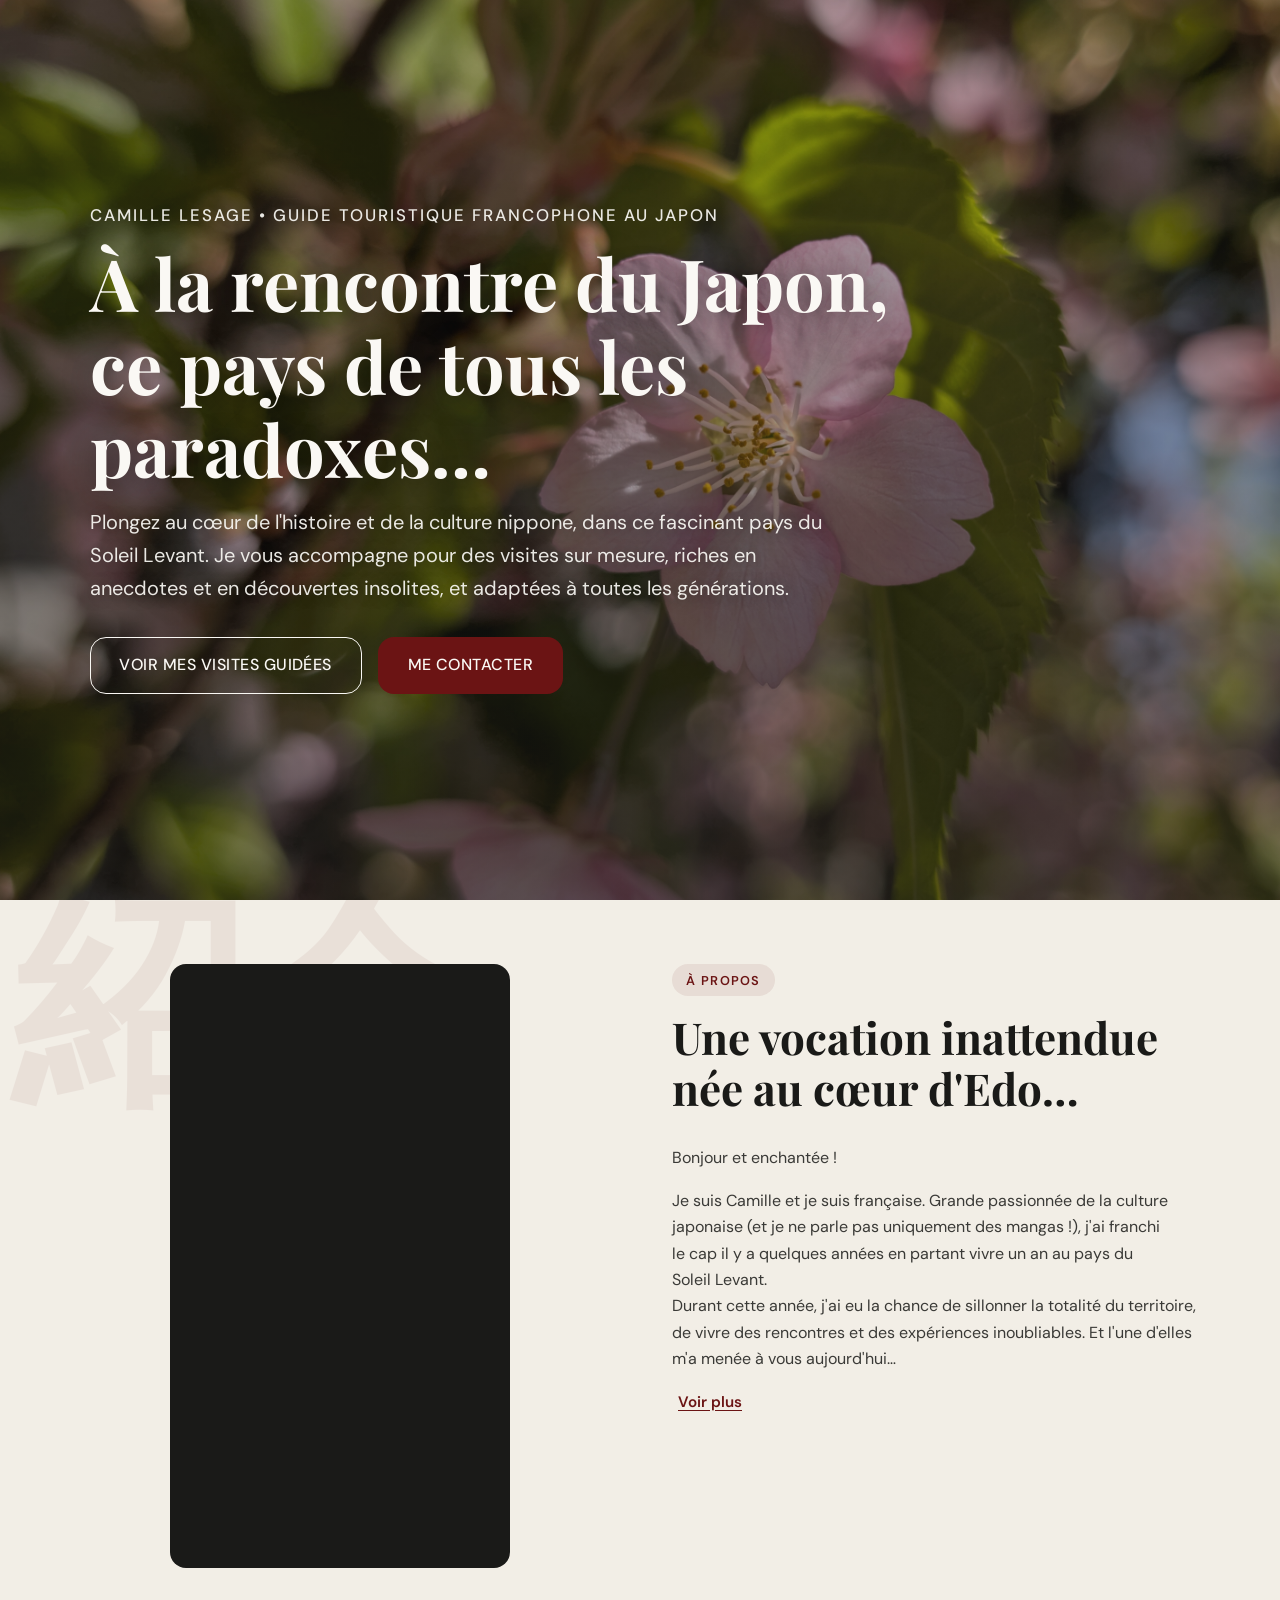
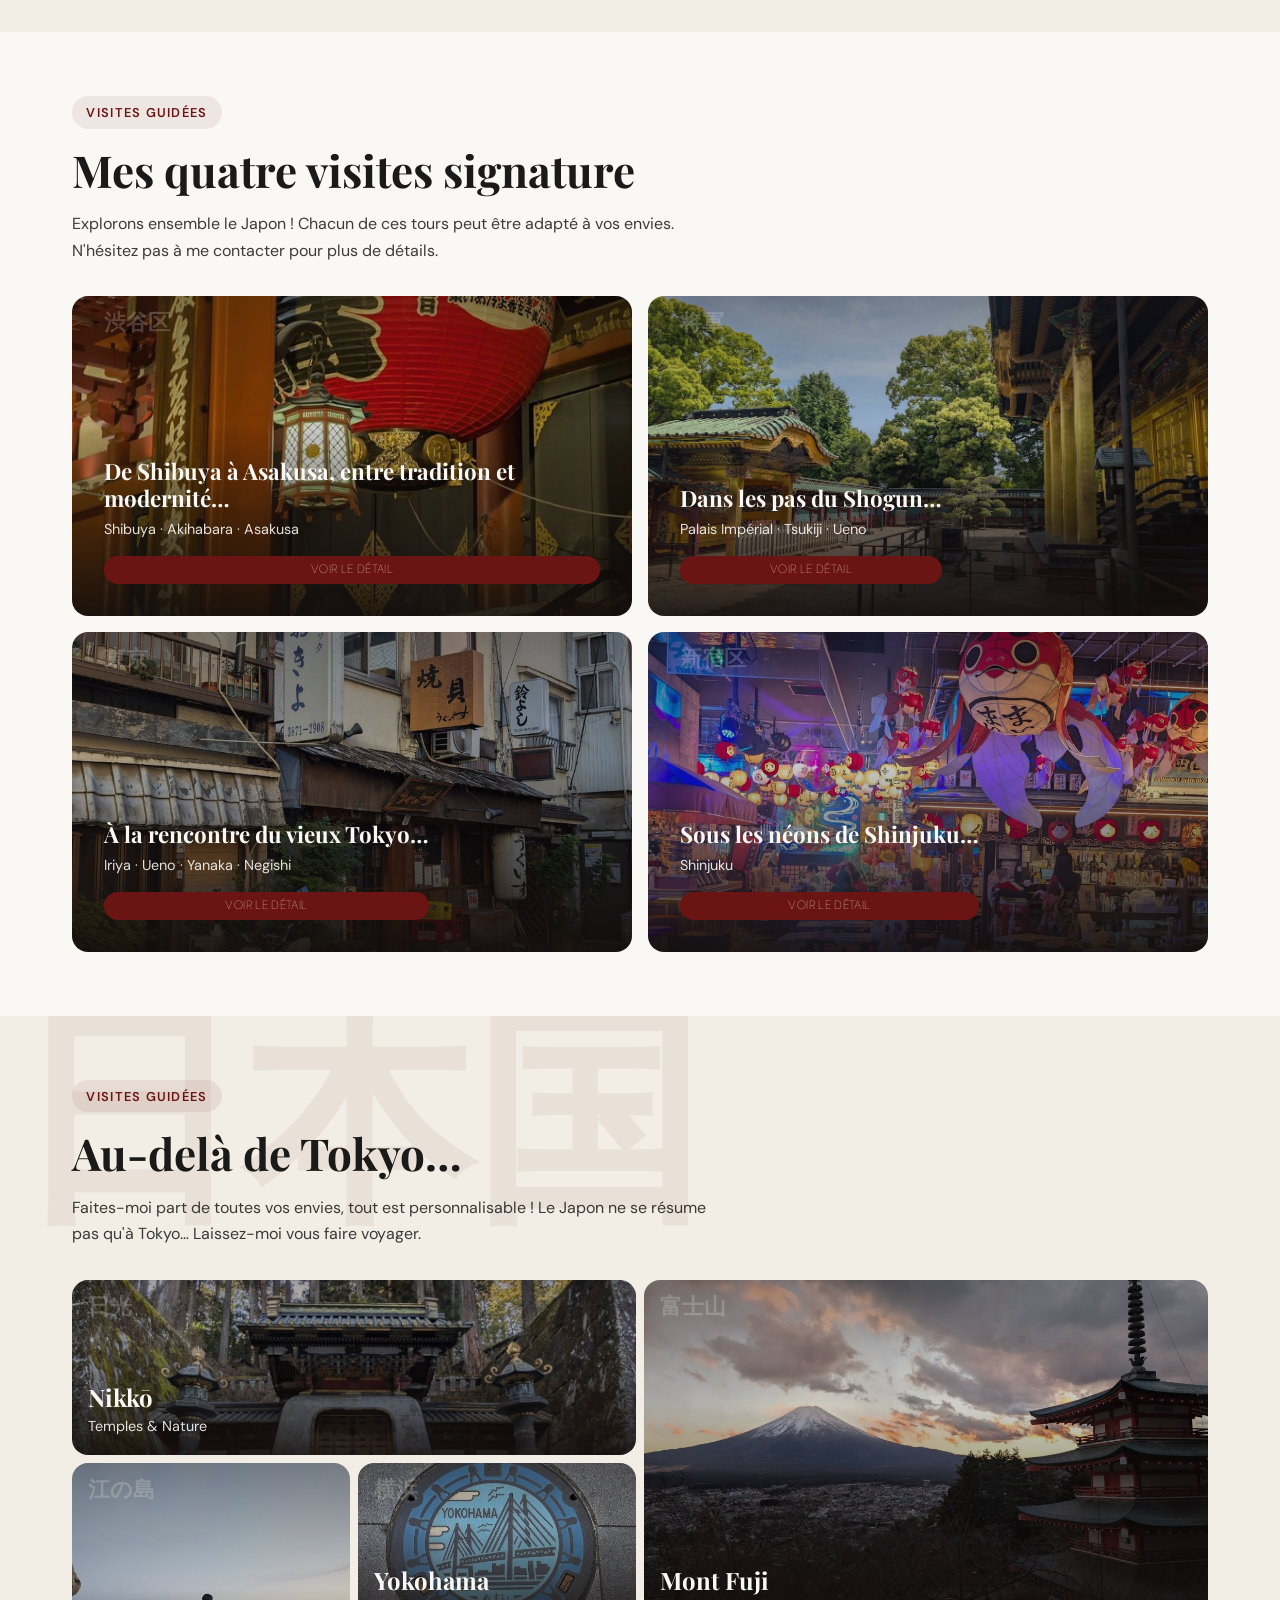
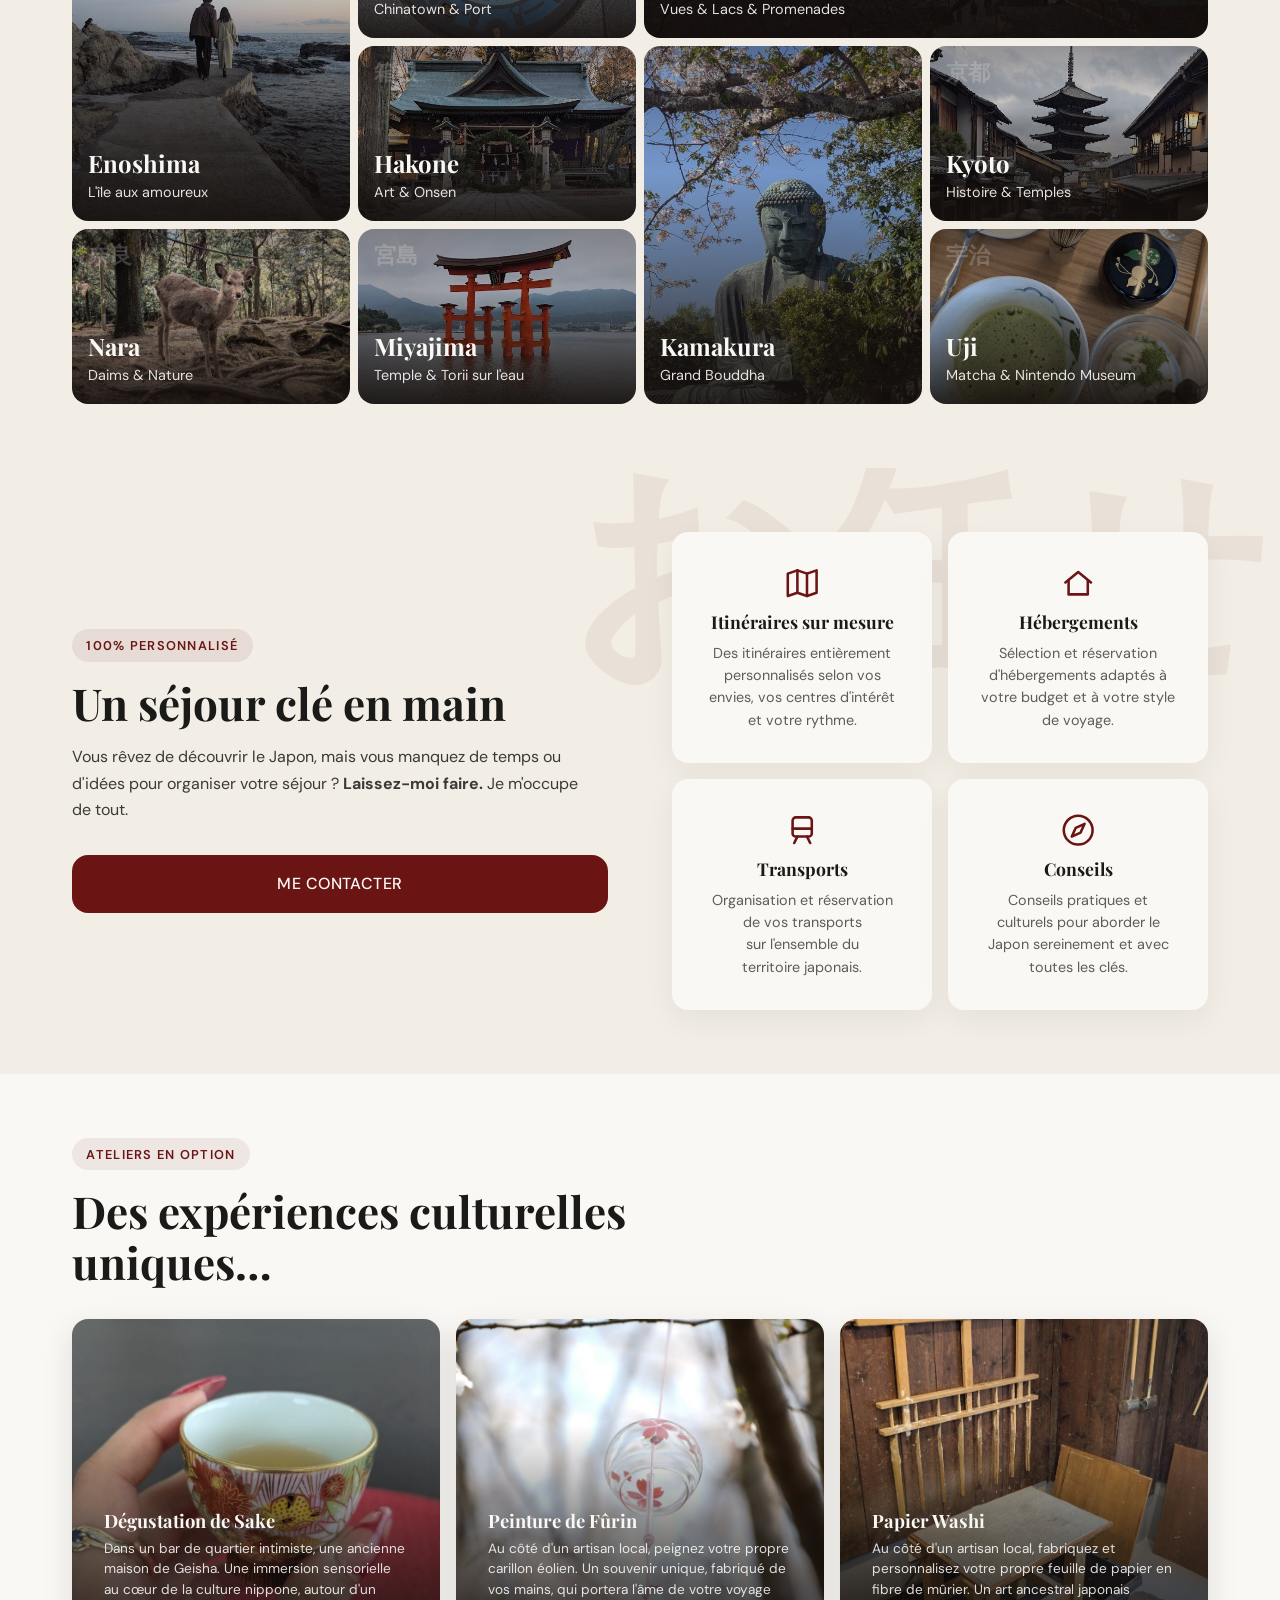
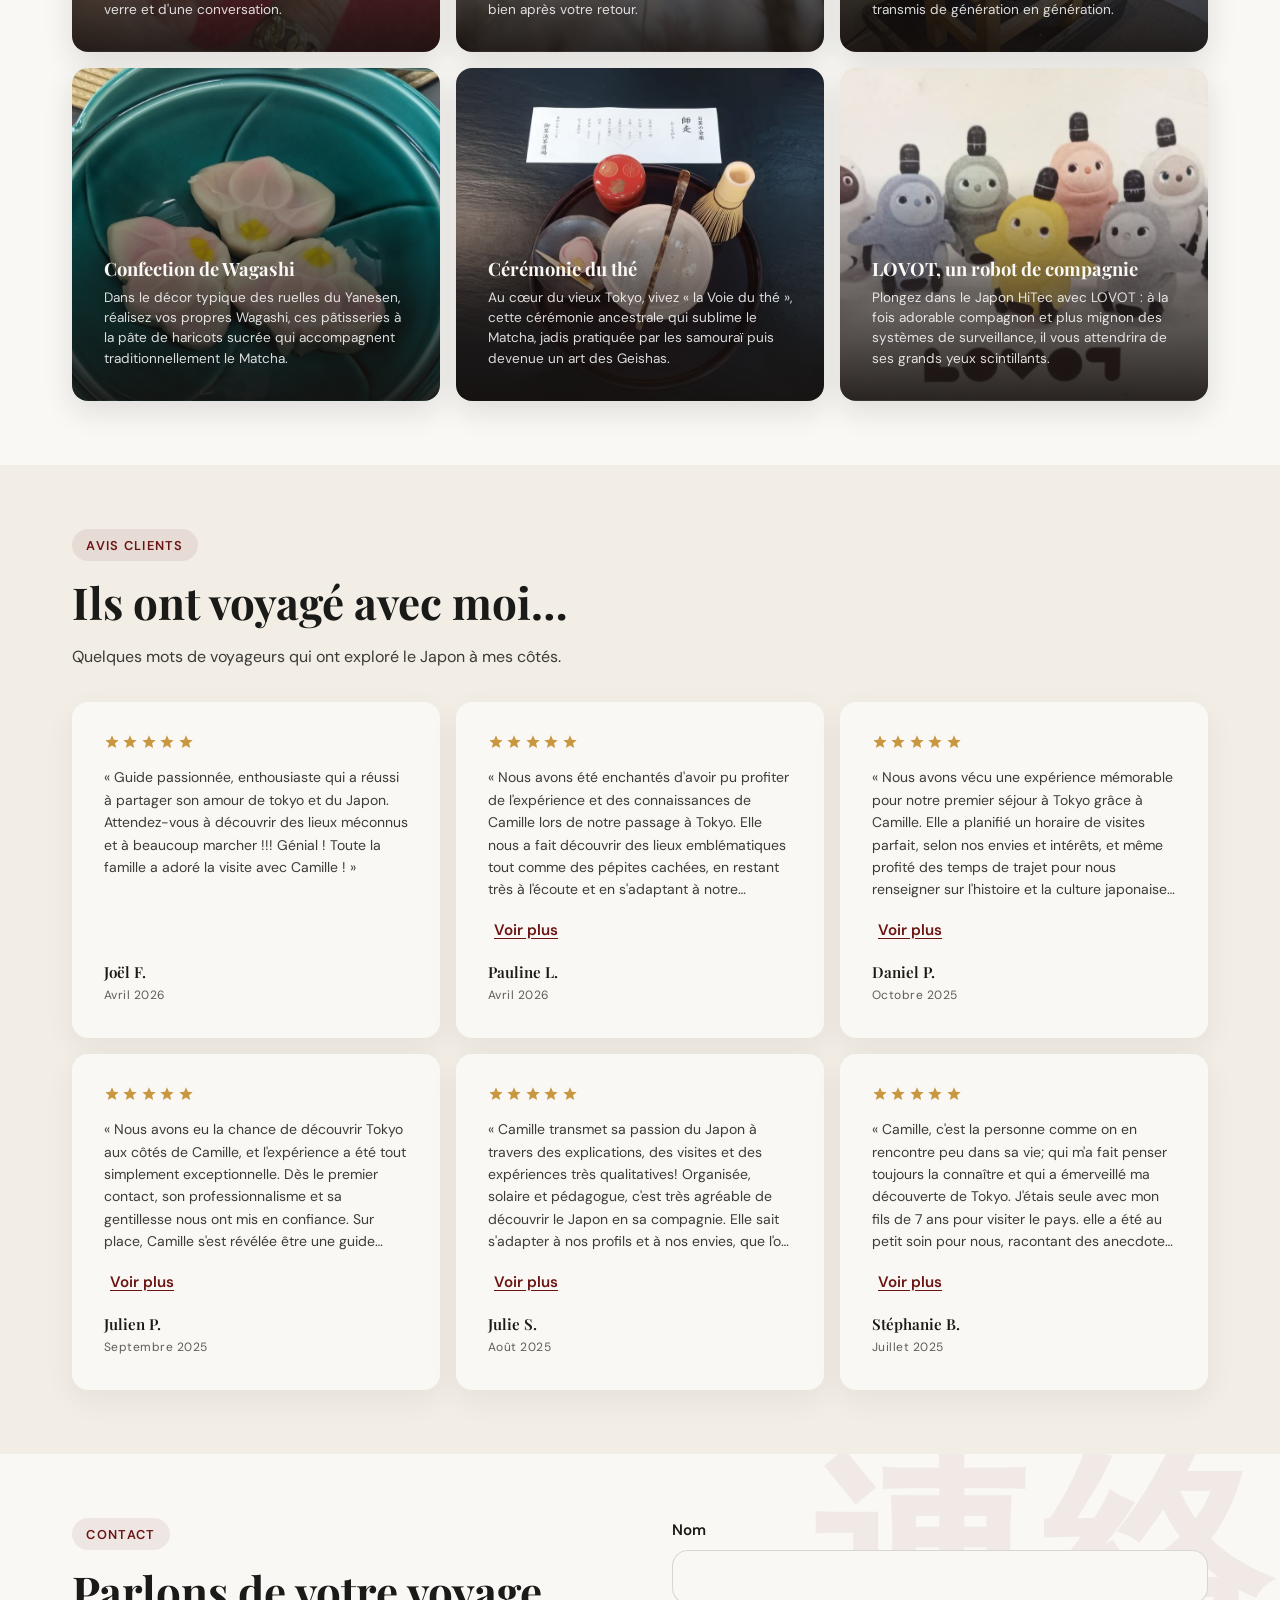
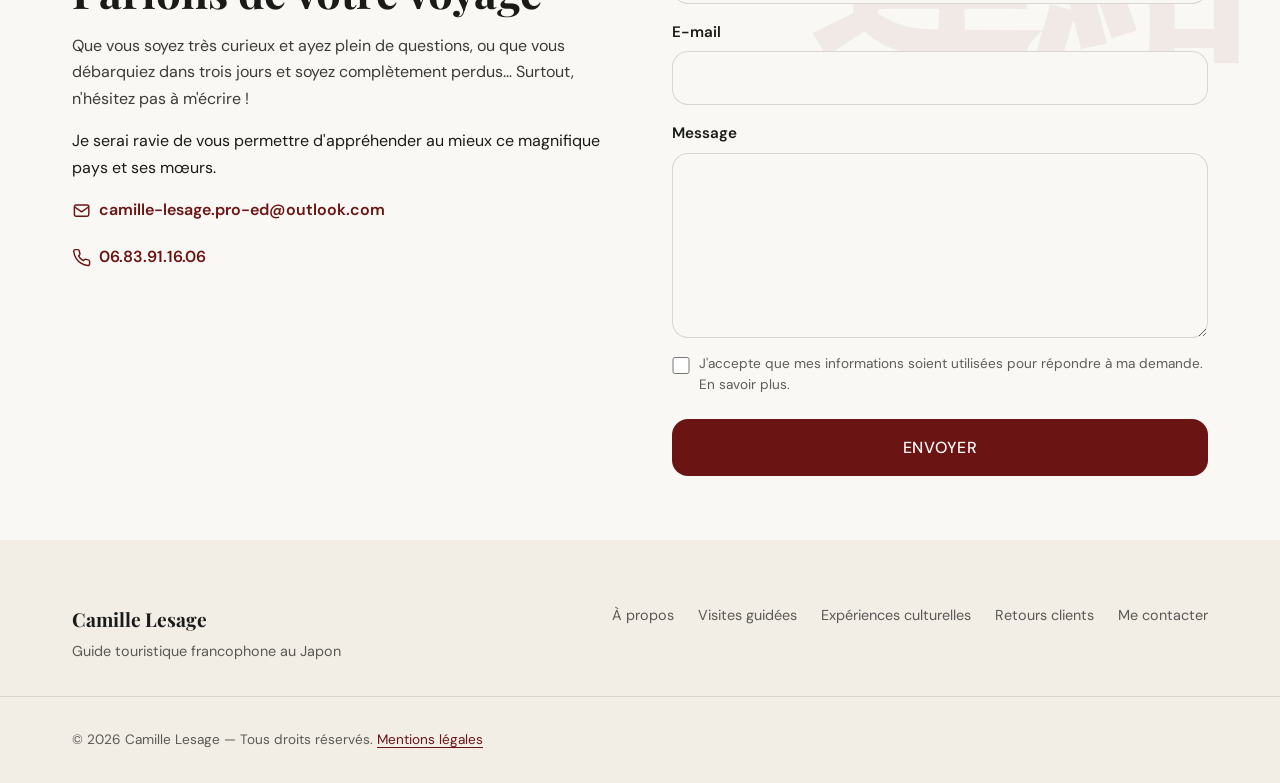
<file: index.html>
<!DOCTYPE html>
<html lang="fr">
<head>
  <meta charset="UTF-8">
  <meta name="viewport" content="width=device-width, initial-scale=1.0">

  <title>Camille Lesage • Guide touristique francophone au Japon</title>
  <meta name="description" content="Plongez au cœur de l'histoire et de la culture nippone. Des visites sur mesure, riches en anecdotes et en découvertes insolites. Matane !">
  <link rel="canonical" href="https://camille-lesage.com/">
  <meta name="google-site-verification" content="Y3GCquUPwHefEG3hRe-xC-IUflV2SQAnGIZnWlPssmQ" />

  <!-- Favicon -->
  <link rel="icon" type="image/png" sizes="192x192" href="/assets/images/favicon-192x192.png">
  <link rel="icon" type="image/png" sizes="32x32" href="/assets/images/favicon-32x32.png">
  <link rel="icon" type="image/png" sizes="16x16" href="/assets/images/favicon-16x16.png">
  <link rel="icon" href="/favicon.ico" sizes="any">
  <link rel="apple-touch-icon" sizes="180x180" href="/assets/images/apple-touch-icon.png">

  <!-- Open Graph -->
  <meta property="og:type" content="website">
  <meta property="og:locale" content="fr_FR">
  <meta property="og:title" content="Camille Lesage • Guide touristique francophone au Japon">
  <meta property="og:description" content="Plongez au cœur de l'histoire et de la culture nippone. Des visites sur mesure, riches en anecdotes et en découvertes insolites. Matane !">
  <meta property="og:url" content="https://camille-lesage.com/">
  <meta property="og:image" content="https://camille-lesage.com/assets/images/og-cover.jpg">
  <meta property="og:image:width" content="1200">
  <meta property="og:image:height" content="630">
  <meta property="og:image:alt" content="Camille Lesage, guide touristique francophone au Japon">

  <!-- Twitter Card -->
  <meta name="twitter:card" content="summary_large_image">
  <meta name="twitter:title" content="Camille Lesage • Guide touristique francophone au Japon">
  <meta name="twitter:description" content="Plongez au cœur de l'histoire et de la culture nippone. Des visites sur mesure, riches en anecdotes et en découvertes insolites.">
  <meta name="twitter:image" content="https://camille-lesage.com/assets/images/og-cover.jpg">

  <!-- Données structurées -->
  <script type="application/ld+json">
  {
    "@context": "https://schema.org",
    "@type": "LocalBusiness",
    "name": "Camille Lesage — Guide touristique francophone au Japon",
    "description": "Visites guidées sur mesure à Tokyo et dans tout le Japon, en français. Découvrez l'histoire et la culture nippone à travers des parcours riches en anecdotes et en découvertes insolites.",
    "url": "https://camille-lesage.com/",
    "image": "https://camille-lesage.com/assets/images/og-cover.jpg",
    "email": "camille-lesage.pro-ed@outlook.fr",
    "telephone": "+33683911606",
    "address": {
      "@type": "PostalAddress",
      "addressLocality": "Tokyo",
      "addressCountry": "JP"
    },
    "areaServed": {
      "@type": "Country",
      "name": "Japan"
    },
    "knowsLanguage": ["fr", "ja"],
    "priceRange": "$$",
    "aggregateRating": {
      "@type": "AggregateRating",
      "ratingValue": "5.0",
      "bestRating": "5",
      "ratingCount": "6"
    }
  }
  </script>

  <!-- Favicon temporaire (à remplacer une fois le logo défini) -->
  <link rel="icon" href="data:image/svg+xml,<svg xmlns=%22http://www.w3.org/2000/svg%22 viewBox=%220 0 100 100%22><text y=%22.9em%22 font-size=%2290%22>🇯🇵</text></svg>">

  <!-- Polices -->
  <link rel="preconnect" href="https://fonts.googleapis.com">
  <link rel="preconnect" href="https://fonts.gstatic.com" crossorigin>
  <link rel="stylesheet" href="https://fonts.googleapis.com/css2?family=DM+Sans:wght@400;500;700&family=Playfair+Display:wght@400;500;600;700&display=swap">

  <link rel="stylesheet" href="css/styles.css">
  <script src="js/reviews.js" defer></script>
  <script src="js/main.js" defer></script>
</head>
<body>
  <svg class="icon-sprite" aria-hidden="true" focusable="false" width="0" height="0">
    <symbol id="icon-clock" viewBox="0 0 24 24"><circle cx="12" cy="12" r="9"></circle><path d="M12 7.5V12l3 1.8"></path></symbol>
    <symbol id="icon-map" viewBox="0 0 24 24"><path d="M12 21s-6.5-5.8-6.5-10.5a6.5 6.5 0 0 1 13 0C18.5 15.2 12 21 12 21z"></path><circle cx="12" cy="10.5" r="2.4"></circle></symbol>
    <symbol id="icon-people" viewBox="0 0 24 24"><circle cx="9" cy="8" r="3.2"></circle><path d="M3.5 19.5c0-3 2.5-5 5.5-5s5.5 2 5.5 5"></path><path d="M16 5.4a3 3 0 0 1 0 5.6"></path><path d="M17.5 14.6c2 .5 3.5 2.2 3.5 4.4"></path></symbol>
    <symbol id="icon-message" viewBox="0 0 24 24"><path d="M20 4H4a1 1 0 0 0-1 1v10a1 1 0 0 0 1 1h3v3l4-3h9a1 1 0 0 0 1-1V5a1 1 0 0 0-1-1z"></path></symbol>
    <symbol id="icon-star" viewBox="0 0 24 24"><path d="M12 17.27 18.18 21l-1.64-7.03L22 9.24l-7.19-.62L12 2 9.19 8.62 2 9.24l5.46 4.73L5.82 21z"></path></symbol>
    <symbol id="icon-mail" viewBox="0 0 24 24"><rect x="3" y="5" width="18" height="14" rx="2"></rect><path d="m3.5 7.5 8.5 6 8.5-6"></path></symbol>
    <symbol id="icon-route" viewBox="0 0 24 24"><path d="M9 4 3 6v14l6-2 6 2 6-2V4l-6 2-6-2z"></path><path d="M9 4v14M15 6v14"></path></symbol>
    <symbol id="icon-home" viewBox="0 0 24 24"><path d="M4 11.5 12 5l8 6.5"></path><path d="M6 10.5V19h12v-8.5"></path></symbol>
    <symbol id="icon-train" viewBox="0 0 24 24"><rect x="6" y="4" width="12" height="12" rx="2"></rect><path d="M6 11h12M9 16l-2 4M15 16l2 4"></path></symbol>
    <symbol id="icon-compass" viewBox="0 0 24 24"><circle cx="12" cy="12" r="9"></circle><path d="m16 8-2.5 5.5L8 16l2.5-5.5z"></path></symbol>
    <symbol id="icon-phone" viewBox="0 0 24 24"><path d="M22 16.92v3a2 2 0 0 1-2.18 2 19.79 19.79 0 0 1-8.63-3.07 19.5 19.5 0 0 1-6-6A19.79 19.79 0 0 1 2.12 4.18 2 2 0 0 1 4.11 2h3a2 2 0 0 1 2 1.72 12.84 12.84 0 0 0 .7 2.81 2 2 0 0 1-.45 2.11L8.09 9.91a16 16 0 0 0 6 6l1.27-1.27a2 2 0 0 1 2.11-.45 12.84 12.84 0 0 0 2.81.7A2 2 0 0 1 22 16.92z"></path></symbol>
  </svg>

  <header class="site-header">
    <div class="nav-bar">
      <a href="#accueil" class="brand">Camille Lesage</a>

      <button type="button" class="nav-toggle" aria-label="Ouvrir le menu" aria-expanded="false" aria-controls="primary-nav">
        <svg class="icon icon-menu" width="28" height="28" viewBox="0 0 24 24" fill="none" stroke="currentColor" stroke-width="2" stroke-linecap="round" aria-hidden="true">
          <line x1="3" y1="6" x2="21" y2="6"></line>
          <line x1="3" y1="12" x2="21" y2="12"></line>
          <line x1="3" y1="18" x2="21" y2="18"></line>
        </svg>
        <svg class="icon icon-close" width="28" height="28" viewBox="0 0 24 24" fill="none" stroke="currentColor" stroke-width="2" stroke-linecap="round" aria-hidden="true">
          <line x1="5" y1="5" x2="19" y2="19"></line>
          <line x1="19" y1="5" x2="5" y2="19"></line>
        </svg>
      </button>

      <nav id="primary-nav" class="nav" aria-label="Navigation principale">
        <ul class="nav-list">
          <li><a href="#apropos">À propos</a></li>
          <li><a href="#visites">Visites guidées</a></li>
          <li><a href="#experiences">Expériences culturelles</a></li>
          <li><a href="#avis">Retours clients</a></li>
          <li><a href="#contact" class="btn nav-cta">Me contacter</a></li>
        </ul>
      </nav>
    </div>
  </header>

  <main>
    <section id="accueil" class="hero">
      <div class="hero-content">
        <h1>À la rencontre du Japon,<br>ce pays de tous les paradoxes…</h1>
        <h2 class="hero-subtitle">Camille Lesage • Guide touristique francophone au Japon</h2>
        <p class="hero-lede">Plongez au cœur de l'histoire et de la culture nippone, dans ce fascinant pays du Soleil Levant. Je vous accompagne pour des visites sur mesure, riches en anecdotes et en découvertes insolites, et adaptées à toutes les générations.</p>
        <div class="hero-actions">
          <a href="#visites" class="btn btn-outline">Voir mes visites guidées</a>
          <a href="#contact" class="btn">Me contacter</a>
        </div>
      </div>
    </section>

    <section id="apropos" class="about">
      <span class="section-kanji" aria-hidden="true">紹介</span>
      <div class="container about-grid">
        <div class="about-media">
          <div class="video-embed video-embed--portrait">
            <iframe src="https://www.youtube-nocookie.com/embed/ZypRXiNkfP4" title="Vidéo de présentation de Camille Lesage" loading="lazy" allow="accelerometer; autoplay; clipboard-write; encrypted-media; gyroscope; picture-in-picture; web-share" referrerpolicy="strict-origin-when-cross-origin" allowfullscreen></iframe>
          </div>
        </div>
        <div class="about-content">
          <span class="tag">À propos</span>
          <h2>Une vocation inattendue née au cœur d'Edo…</h2>
          <div class="about-text">
            <p>Bonjour et enchantée !</p>
            <p>Je suis Camille et je suis française. Grande passionnée de la culture japonaise (et je ne parle pas uniquement des mangas !), j'ai franchi le cap il y a quelques années en partant vivre un an au pays du Soleil Levant.<br>Durant cette année, j'ai eu la chance de sillonner la totalité du territoire, de vivre des rencontres et des expériences inoubliables. Et l'une d'elles m'a menée à vous aujourd'hui…</p>
            <div class="about-more" id="about-more" hidden>
              <p>C'est donc en plein cœur d'Edo (autrement dit : dans les jardins du palais impérial de Tokyo ;D), que ma vocation de guide s'est révélée. À cette occasion, j'étais moi-même la cliente d'une visite guidée et je fus extrêmement déçue ! Non seulement, je n'ai rien appris d'autre que ce que je pouvais lire par moi-même sur les panneaux, mais surtout, notre guide donnait certaines informations erronées lorsque des visiteurs lui posaient des questions d'ordre historique (je le sais parce que je m'y connaissais déjà quelque peu en TOUTE humilité).<br>Frustrée et persuadée de vouloir et de pouvoir mieux faire (toujours en toute humilité), j'ai écrit à une agence franco-japonaise pour leur proposer mes services et c'est là qu'une grande histoire d'amour (professionnelle) est née !</p>
              <p>Je suis devenue guide touristique pour le public francophone et chaque visite que je partage m'emplit de joie !<br>Alors, si vous êtes très curieux, que vous avez plein de questions ou si au contraire vous débarquez dans trois jours et vous êtes complètement perdus, surtout, n'hésitez pas à m'écrire ! Je serais ravie de vous permettre d'appréhender au mieux ce magnifique pays et ses mœurs qui sont peut-être très éloignées de ce que vous connaissez.</p>
              <p>Au plaisir de partager avec vous cette passion !</p>
              <div class="about-certifs">
                <h3>Certifications</h3>
                <ul>
                  <li>Diplômée en études d'arts appliqués et d'édition.</li>
                  <li>Passionnée d'arts, d'histoire et de cultures.</li>
                  <li>Attestée guide touristique sur le tard. (Pas « encore » de diplôme officiel dans ce domaine.)</li>
                </ul>
              </div>
            </div>
          </div>
          <button type="button" class="link-toggle" aria-expanded="false" aria-controls="about-more">Voir plus</button>
        </div>
      </div>
    </section>

    <section id="visites" class="tours">
      <div class="container">
        <div class="section-header">
          <span class="tag">Visites guidées</span>
          <h2>Mes quatre visites signature</h2>
          <p class="section-lede">Explorons ensemble le Japon ! Chacun de ces tours peut être adapté à vos envies. N'hésitez pas à me contacter pour plus de détails.</p>
        </div>

        <div class="tours-gallery">
          <button type="button" class="tour-card" data-tour-open="tour-shibuya" aria-haspopup="dialog">
            <span class="tour-card__kanji" aria-hidden="true">渋谷区</span>
            <span class="tour-card__content">
              <span class="tour-card__title">De Shibuya à Asakusa, entre tradition et modernité…</span>
              <span class="tour-card__places">Shibuya · Akihabara · Asakusa</span>
              <span class="tour-card__cta">Voir le détail</span>
            </span>
          </button>

          <button type="button" class="tour-card" data-tour-open="tour-shogun" aria-haspopup="dialog">
            <span class="tour-card__kanji" aria-hidden="true">将軍</span>
            <span class="tour-card__content">
              <span class="tour-card__title">Dans les pas du Shogun…</span>
              <span class="tour-card__places">Palais Impérial · Tsukiji · Ueno</span>
              <span class="tour-card__cta">Voir le détail</span>
            </span>
          </button>

          <button type="button" class="tour-card" data-tour-open="tour-vieux-tokyo" aria-haspopup="dialog">
            <span class="tour-card__kanji" aria-hidden="true">東京</span>
            <span class="tour-card__content">
              <span class="tour-card__title">À la rencontre du vieux Tokyo…</span>
              <span class="tour-card__places">Iriya · Ueno · Yanaka · Negishi</span>
              <span class="tour-card__cta">Voir le détail</span>
            </span>
          </button>

          <button type="button" class="tour-card" data-tour-open="tour-shinjuku" aria-haspopup="dialog">
            <span class="tour-card__kanji" aria-hidden="true">新宿区</span>
            <span class="tour-card__content">
              <span class="tour-card__title">Sous les néons de Shinjuku…</span>
              <span class="tour-card__places">Shinjuku</span>
              <span class="tour-card__cta">Voir le détail</span>
            </span>
          </button>
        </div>
      </div>

      <dialog id="tour-shibuya" class="tour-modal" aria-labelledby="tour-shibuya-title">
        <button type="button" class="tour-modal__close" data-tour-close aria-label="Fermer">
          <svg class="icon" aria-hidden="true" viewBox="0 0 24 24"><path d="M6 6l12 12M18 6L6 18"></path></svg>
        </button>
        <div class="tour-modal__scroll">
          <div class="tour-modal__cover">
            <span class="tour-modal__kanji" aria-hidden="true">渋谷区</span>
            <h3 id="tour-shibuya-title" class="tour-modal__title">De Shibuya à Asakusa, entre tradition et modernité…</h3>
          </div>
          <div class="tour-modal__body">
            <ul class="tour-facts">
              <li><svg class="icon" aria-hidden="true"><use href="#icon-clock"></use></svg> 8 heures</li>
              <li><svg class="icon" aria-hidden="true"><use href="#icon-map"></use></svg> Shibuya · Akihabara · Asakusa</li>
              <li><svg class="icon" aria-hidden="true"><use href="#icon-people"></use></svg> Jusqu'à 8 personnes</li>
              <li><svg class="icon" aria-hidden="true"><use href="#icon-message"></use></svg> En français</li>
            </ul>
            <p class="tour-desc">Commençons par une balade paisible au sanctuaire Meiji-Jingû, entre rituels, histoire et shintoïsme. Puis cap sur Harajuku, à la rencontre de la jeunesse tokyoïte rebelle ! Petite pause shopping à Omotesando, « les Champs-Élysées de Tokyo » (je vous montrerai mes shops préférés). Direction Akihabara, le paradis des Otaku, avant de découvrir le Japon d'Edo et le bouddhisme au Senso-ji d'Asakusa.</p>
            <h4 class="tour-subhead">Programme indicatif</h4>
            <ol class="timeline">
              <li class="timeline__step"><h5>Point de rencontre</h5><p>Devant votre hébergement ou devant le Meiji Jingu Ichino Torii, 1 Chome-18-20 Jingumae, Shibuya, Tokyo 150-0001.</p></li>
              <li class="timeline__step"><h5>Meiji-Jingû &amp; Harajuku</h5><p>Une promenade paisible à travers le célèbre sanctuaire du Meiji-Jingû, le plus grand du Japon ! Entre histoire, anecdotes et rituels, appréhendez le shintoïsme. Laissez-vous ensuite électriser par le quartier underground de Harajuku, où se confrontent tous les looks de la jeunesse tokyoïte.</p></li>
              <li class="timeline__step"><h5>Omotesando</h5><p>Pause shopping le long de l'avenue Omotesando, surnommée « les Champs-Élysées de Tokyo » : chaque bâtiment est un bijou d'architecture. Je vous emmènerai dans mes shops préférés…</p></li>
              <li class="timeline__step"><h5>Akihabara</h5><p>Bienvenue au paradis de tous les Otaku ! Anecdotes historiques, boutiques d'électronique, de figurines et de goodies, jeux d'arcade et histoire des maids cafés.</p></li>
              <li class="timeline__step"><h5>Asakusa &amp; Senso-ji</h5><p>Le Japon d'Edo et le bouddhisme au célèbre Senso-ji, puis la rue Kappabashi, l'Eldorado de la cuisine japonaise.</p></li>
              <li class="timeline__step"><h5>Point d'arrivée</h5><p>Notre promenade prend fin aux alentours d'Asakusa. J'espère que cela vous aura donné encore plus envie de parcourir le pays de long en large ! Sayonara…</p></li>
            </ol>
            <h4 class="tour-subhead">Options disponibles</h4>
            <ul class="tour-options">
              <li>Point de vue panoramique à Shibuya</li>
              <li>Games à Akihabara</li>
              <li>Dégustation de sake</li>
              <li>Sento (bain public)</li>
            </ul>
            <a href="#contact" class="btn" data-tour-reserve>Réserver cette visite</a>
          </div>
        </div>
      </dialog>

      <dialog id="tour-shogun" class="tour-modal" aria-labelledby="tour-shogun-title">
        <button type="button" class="tour-modal__close" data-tour-close aria-label="Fermer">
          <svg class="icon" aria-hidden="true" viewBox="0 0 24 24"><path d="M6 6l12 12M18 6L6 18"></path></svg>
        </button>
        <div class="tour-modal__scroll">
          <div class="tour-modal__cover">
            <span class="tour-modal__kanji" aria-hidden="true">将軍</span>
            <h3 id="tour-shogun-title" class="tour-modal__title">Dans les pas du Shogun…</h3>
          </div>
          <div class="tour-modal__body">
            <ul class="tour-facts">
              <li><svg class="icon" aria-hidden="true"><use href="#icon-clock"></use></svg> 8 heures</li>
              <li><svg class="icon" aria-hidden="true"><use href="#icon-map"></use></svg> Palais Impérial · Tsukiji · Ueno</li>
              <li><svg class="icon" aria-hidden="true"><use href="#icon-people"></use></svg> Jusqu'à 8 personnes</li>
              <li><svg class="icon" aria-hidden="true"><use href="#icon-message"></use></svg> En français</li>
            </ul>
            <p class="tour-desc">Prêts pour un challenge ? En un jour, retraçons l'âge d'or et le déclin du shogunat. Au commencement, Tokyo n'était pas encore Tokyo… Un retour aux origines de cette capitale dont la grandeur est intimement liée à un homme dont l'ambition et le charisme feront ombrage à l'empereur du Japon lui-même : Tokugawa Ieyasu, troisième unificateur du Japon et fondateur d'Edo.</p>
            <h4 class="tour-subhead">Programme indicatif</h4>
            <ol class="timeline">
              <li class="timeline__step"><h5>Point de rencontre</h5><p>Devant votre hébergement ou devant Ōte-mon Gate, 1-1 Chiyoda, Chiyoda City, Tokyo 100-0001.</p></li>
              <li class="timeline__step"><h5>Origines d'Edo</h5><p>Un retour aux origines de cette capitale, liée à un homme dont l'ambition fera ombrage à l'Empereur du Japon.</p></li>
              <li class="timeline__step"><h5>Palais Impérial &amp; jardins</h5><p>Tokugawa Ieyasu, fondateur d'Edo, a bâti ici l'un des châteaux les plus puissants du monde.</p></li>
              <li class="timeline__step"><h5>Tsukiji</h5><p>L'ancien marché aux poissons devenu un lieu de gastronomie incontournable.</p></li>
              <li class="timeline__step"><h5>Ueno</h5><p>Le quartier culturel de Tokyo : musées nationaux et célèbre parc.</p></li>
              <li class="timeline__step"><h5>Point d'arrivée</h5><p>Notre promenade prend fin à Ueno. J'espère que cela vous aura donné encore plus envie de parcourir le pays de long en large ! Sayonara…</p></li>
            </ol>
            <h4 class="tour-subhead">Options disponibles</h4>
            <ul class="tour-options">
              <li>Games à Akihabara</li>
              <li>Dégustation de matcha</li>
              <li>Dégustation de sake</li>
              <li>Sento (bain public)</li>
            </ul>
            <a href="#contact" class="btn" data-tour-reserve>Réserver cette visite</a>
          </div>
        </div>
      </dialog>

      <dialog id="tour-vieux-tokyo" class="tour-modal" aria-labelledby="tour-vieux-tokyo-title">
        <button type="button" class="tour-modal__close" data-tour-close aria-label="Fermer">
          <svg class="icon" aria-hidden="true" viewBox="0 0 24 24"><path d="M6 6l12 12M18 6L6 18"></path></svg>
        </button>
        <div class="tour-modal__scroll">
          <div class="tour-modal__cover">
            <span class="tour-modal__kanji" aria-hidden="true">東京</span>
            <h3 id="tour-vieux-tokyo-title" class="tour-modal__title">À la rencontre du vieux Tokyo…</h3>
          </div>
          <div class="tour-modal__body">
            <ul class="tour-facts">
              <li><svg class="icon" aria-hidden="true"><use href="#icon-clock"></use></svg> 8 heures</li>
              <li><svg class="icon" aria-hidden="true"><use href="#icon-map"></use></svg> Iriya · Ueno · Yanaka · Negishi</li>
              <li><svg class="icon" aria-hidden="true"><use href="#icon-people"></use></svg> Jusqu'à 8 personnes</li>
              <li><svg class="icon" aria-hidden="true"><use href="#icon-message"></use></svg> En français</li>
            </ul>
            <p class="tour-desc">Ruelles sinueuses, temples à l'enfilade, échoppes si étroites que deux personnes peuvent à peine s'y glisser… Partons à la découverte du Tokyo populaire et de son artisanat traditionnel, loin de l'agitation des grands quartiers.</p>
            <h4 class="tour-subhead">Programme indicatif</h4>
            <ol class="timeline">
              <li class="timeline__step"><h5>Point de rencontre</h5><p>Devant votre hébergement ou devant la gare d'Iriya.</p></li>
              <li class="timeline__step"><h5>Iriya &amp; le marché aux fleurs</h5><p>La porte d'entrée du vieux Tokyo, entre étals colorés et odeurs d'encens.</p></li>
              <li class="timeline__step"><h5>Yanaka</h5><p>Quartier préservé des bombardements : rues intactes et boutiques d'artisans.</p></li>
              <li class="timeline__step"><h5>Artisans du Shitamachi</h5><p>Le Tokyo populaire et traditionnel. Potiers, fabricants de Washi et de fûrin.</p></li>
              <li class="timeline__step"><h5>Negishi</h5><p>Un quartier méconnu aux airs de campagne. Temples et jardins secrets.</p></li>
              <li class="timeline__step"><h5>Point d'arrivée</h5><p>Notre promenade prend fin à Negishi. J'espère que cela vous aura donné encore plus envie de parcourir le pays de long en large ! Sayonara…</p></li>
            </ol>
            <h4 class="tour-subhead">Options disponibles</h4>
            <ul class="tour-options">
              <li>Peinture de Fûrin avec un artisan</li>
              <li>Dégustation de matcha</li>
              <li>Dégustation de sake</li>
              <li>Sento (bain public)</li>
            </ul>
            <a href="#contact" class="btn" data-tour-reserve>Réserver cette visite</a>
          </div>
        </div>
      </dialog>

      <dialog id="tour-shinjuku" class="tour-modal" aria-labelledby="tour-shinjuku-title">
        <button type="button" class="tour-modal__close" data-tour-close aria-label="Fermer">
          <svg class="icon" aria-hidden="true" viewBox="0 0 24 24"><path d="M6 6l12 12M18 6L6 18"></path></svg>
        </button>
        <div class="tour-modal__scroll">
          <div class="tour-modal__cover">
            <span class="tour-modal__kanji" aria-hidden="true">新宿区</span>
            <h3 id="tour-shinjuku-title" class="tour-modal__title">Sous les néons de Shinjuku…</h3>
          </div>
          <div class="tour-modal__body">
            <ul class="tour-facts">
              <li><svg class="icon" aria-hidden="true"><use href="#icon-clock"></use></svg> 4 à 6 heures</li>
              <li><svg class="icon" aria-hidden="true"><use href="#icon-map"></use></svg> Shinjuku</li>
              <li><svg class="icon" aria-hidden="true"><use href="#icon-people"></use></svg> Jusqu'à 8 personnes</li>
              <li><svg class="icon" aria-hidden="true"><use href="#icon-message"></use></svg> En français</li>
            </ul>
            <p class="tour-desc">Il y a le Shinjuku de nuit, où se pressent les salaryman cherchant la décompression après le travail et la jeunesse tokyoïte en pleine frénésie. Profitons de la soirée ensemble pour découvrir la cuisine et l'ambiance locale.</p>
            <h4 class="tour-subhead">Programme indicatif</h4>
            <ol class="timeline">
              <li class="timeline__step"><h5>Point de rencontre</h5><p>Devant votre hébergement ou au pied de l'arche Kabukicho Ichibangai.</p></li>
              <li class="timeline__step"><h5>Kabukichô — le quartier des Yakuza</h5><p>Cuisine et ambiance locale au cœur du repère historique des Yakuza. Restez sur vos gardes…</p></li>
              <li class="timeline__step"><h5>Golden Gai</h5><p>Labyrinthe de minuscules bars thématiques des années 50. Hors du temps.</p></li>
              <li class="timeline__step"><h5>Omoide Yokochô</h5><p>Yakitori fumants et lanternes rouges : l'ambiance la plus authentique de Shinjuku.</p></li>
              <li class="timeline__step"><h5>Point d'arrivée</h5><p>Notre promenade prend fin à Shinjuku. J'espère que cela vous aura donné encore plus envie de parcourir le pays de long en large ! Sayonara…</p></li>
            </ol>
            <h4 class="tour-subhead">Options disponibles</h4>
            <ul class="tour-options">
              <li>Jeux d'arcade (Games)</li>
              <li>Dégustation de sake</li>
            </ul>
            <a href="#contact" class="btn" data-tour-reserve>Réserver cette visite</a>
          </div>
        </div>
      </dialog>
    </section>

    <section id="au-dela" class="beyond">
      <span class="section-kanji" aria-hidden="true">日本国</span>
      <div class="container">
        <div class="section-header">
          <span class="tag">Visites guidées</span>
          <h2>Au-delà de Tokyo…</h2>
          <p class="section-lede">Faites-moi part de toutes vos envies, tout est personnalisable ! Le Japon ne se résume pas qu'à Tokyo… Laissez-moi vous faire voyager.</p>
        </div>

        <div class="beyond-gallery">
          <figure class="dest-card dest-card--nikko">
            <span class="dest-card__kanji" aria-hidden="true">日光</span>
            <figcaption class="dest-card__content">
              <span class="dest-card__name">Nikkō</span>
              <span class="dest-card__theme">Temples &amp; Nature</span>
            </figcaption>
          </figure>

          <figure class="dest-card dest-card--fuji">
            <span class="dest-card__kanji" aria-hidden="true">富士山</span>
            <figcaption class="dest-card__content">
              <span class="dest-card__name">Mont Fuji</span>
              <span class="dest-card__theme">Vues &amp; Lacs &amp; Promenades</span>
            </figcaption>
          </figure>

          <figure class="dest-card dest-card--hakone">
            <span class="dest-card__kanji" aria-hidden="true">箱根</span>
            <figcaption class="dest-card__content">
              <span class="dest-card__name">Hakone</span>
              <span class="dest-card__theme">Art &amp; Onsen</span>
            </figcaption>
          </figure>

          <figure class="dest-card dest-card--yokohama">
            <span class="dest-card__kanji" aria-hidden="true">横浜</span>
            <figcaption class="dest-card__content">
              <span class="dest-card__name">Yokohama</span>
              <span class="dest-card__theme">Chinatown &amp; Port</span>
            </figcaption>
          </figure>

          <figure class="dest-card dest-card--kamakura">
            <span class="dest-card__kanji" aria-hidden="true">鎌倉</span>
            <figcaption class="dest-card__content">
              <span class="dest-card__name">Kamakura</span>
              <span class="dest-card__theme">Grand Bouddha</span>
            </figcaption>
          </figure>

          <figure class="dest-card dest-card--enoshima">
            <span class="dest-card__kanji" aria-hidden="true">江の島</span>
            <figcaption class="dest-card__content">
              <span class="dest-card__name">Enoshima</span>
              <span class="dest-card__theme">L'île aux amoureux</span>
            </figcaption>
          </figure>

          <figure class="dest-card dest-card--kyoto">
            <span class="dest-card__kanji" aria-hidden="true">京都</span>
            <figcaption class="dest-card__content">
              <span class="dest-card__name">Kyōto</span>
              <span class="dest-card__theme">Histoire &amp; Temples</span>
            </figcaption>
          </figure>

          <figure class="dest-card dest-card--uji">
            <span class="dest-card__kanji" aria-hidden="true">宇治</span>
            <figcaption class="dest-card__content">
              <span class="dest-card__name">Uji</span>
              <span class="dest-card__theme">Matcha &amp; Nintendo Museum</span>
            </figcaption>
          </figure>

          <figure class="dest-card dest-card--nara">
            <span class="dest-card__kanji" aria-hidden="true">奈良</span>
            <figcaption class="dest-card__content">
              <span class="dest-card__name">Nara</span>
              <span class="dest-card__theme">Daims &amp; Nature</span>
            </figcaption>
          </figure>

          <figure class="dest-card dest-card--miyajima">
            <span class="dest-card__kanji" aria-hidden="true">宮島</span>
            <figcaption class="dest-card__content">
              <span class="dest-card__name">Miyajima</span>
              <span class="dest-card__theme">Temple &amp; Torii sur l'eau</span>
            </figcaption>
          </figure>
        </div>
      </div>
    </section>

    <section id="sur-mesure" class="bespoke">
      <span class="section-kanji section-kanji--right" aria-hidden="true">お任せ</span>
      <div class="container bespoke-layout">
        <div class="bespoke-intro">
          <span class="tag">100% personnalisé</span>
          <h2>Un séjour clé en main</h2>
          <p>Vous rêvez de découvrir le Japon, mais vous manquez de temps ou d'idées pour organiser votre séjour ? <strong>Laissez-moi faire.</strong> Je m'occupe de tout.</p>
          <a href="#contact" class="btn bespoke-cta">Me contacter</a>
        </div>

        <div class="bespoke-cards">
          <article class="bespoke-card">
            <svg class="bespoke-card__icon icon" aria-hidden="true"><use href="#icon-route"></use></svg>
            <h3>Itinéraires sur mesure</h3>
            <p>Des itinéraires entièrement personnalisés selon vos envies, vos centres d'intérêt et votre rythme.</p>
          </article>

          <article class="bespoke-card">
            <svg class="bespoke-card__icon icon" aria-hidden="true"><use href="#icon-home"></use></svg>
            <h3>Hébergements</h3>
            <p>Sélection et réservation d'hébergements adaptés à votre budget et à votre style de voyage.</p>
          </article>

          <article class="bespoke-card">
            <svg class="bespoke-card__icon icon" aria-hidden="true"><use href="#icon-train"></use></svg>
            <h3>Transports</h3>
            <p>Organisation et réservation de vos transports sur l'ensemble du territoire japonais.</p>
          </article>

          <article class="bespoke-card">
            <svg class="bespoke-card__icon icon" aria-hidden="true"><use href="#icon-compass"></use></svg>
            <h3>Conseils</h3>
            <p>Conseils pratiques et culturels pour aborder le Japon sereinement et avec toutes les clés.</p>
          </article>
        </div>
      </div>
    </section>

    <section id="experiences" class="experiences">
      <div class="container">
        <div class="section-header">
          <span class="tag">Ateliers en option</span>
          <h2>Des expériences culturelles uniques…</h2>
        </div>

        <div class="experiences-grid">
          <article class="exp-card exp-card--sake">
            <div class="exp-card__body">
              <h3>Dégustation de Sake</h3>
              <p>Dans un bar de quartier intimiste, une ancienne maison de Geisha. Une immersion sensorielle au cœur de la culture nippone, autour d'un verre et d'une conversation.</p>
            </div>
          </article>

          <article class="exp-card exp-card--furin">
            <div class="exp-card__body">
              <h3>Peinture de Fûrin</h3>
              <p>Au côté d'un artisan local, peignez votre propre carillon éolien. Un souvenir unique, fabriqué de vos mains, qui portera l'âme de votre voyage bien après votre retour.</p>
            </div>
          </article>

          <article class="exp-card exp-card--washi">
            <div class="exp-card__body">
              <h3>Papier Washi</h3>
              <p>Au côté d'un artisan local, fabriquez et personnalisez votre propre feuille de papier en fibre de mûrier. Un art ancestral japonais transmis de génération en génération.</p>
            </div>
          </article>

          <article class="exp-card exp-card--wagashi">
            <div class="exp-card__body">
              <h3>Confection de Wagashi</h3>
              <p>Dans le décor typique des ruelles du Yanesen, réalisez vos propres Wagashi, ces pâtisseries à la pâte de haricots sucrée qui accompagnent traditionnellement le Matcha.</p>
            </div>
          </article>

          <article class="exp-card exp-card--ceremonie">
            <div class="exp-card__body">
              <h3>Cérémonie du thé</h3>
              <p>Au cœur du vieux Tokyo, vivez « la Voie du thé », cette cérémonie ancestrale qui sublime le Matcha, jadis pratiquée par les samouraï puis devenue un art des Geishas.</p>
            </div>
          </article>

          <article class="exp-card exp-card--lovot">
            <div class="exp-card__body">
              <h3>LOVOT, un robot de compagnie</h3>
              <p>Plongez dans le Japon HiTec avec LOVOT : à la fois adorable compagnon et plus mignon des systèmes de surveillance, il vous attendrira de ses grands yeux scintillants.</p>
            </div>
          </article>
        </div>
      </div>
    </section>

    <section id="avis" class="reviews">
      <div class="container">
        <div class="section-header">
          <span class="tag">Avis clients</span>
          <h2>Ils ont voyagé avec moi…</h2>
          <p class="section-lede">Quelques mots de voyageurs qui ont exploré le Japon à mes côtés.</p>
        </div>
        <div class="reviews-grid" data-reviews>
          <p class="reviews-empty">Les avis seront bientôt disponibles…</p>
        </div>
      </div>
    </section>

    <section id="contact" class="contact">
      <span class="section-kanji section-kanji--right" aria-hidden="true">連絡</span>
      <div class="container contact-grid">
        <div class="section-header">
          <span class="tag">Contact</span>
          <h2>Parlons de votre voyage</h2>
          <p class="section-lede">Que vous soyez très curieux et ayez plein de questions, ou que vous débarquiez dans trois jours et soyez complètement perdus… Surtout, n'hésitez pas à m'écrire !</p>
          <p>Je serai ravie de vous permettre d'appréhender au mieux ce magnifique pays et ses mœurs.</p>
          <p class="contact-email">
            <a href="mailto:camille-lesage.pro-ed@outlook.com">
              <svg class="icon" aria-hidden="true"><use href="#icon-mail"></use></svg>
              camille-lesage.pro-ed@outlook.com
            </a>
          </p>
          <p class="contact-email">
            <a href="tel:0683911606">
              <svg class="icon" aria-hidden="true"><use href="#icon-phone"></use></svg>
              06.83.91.16.06
            </a>
          </p>
        </div>
        <form class="contact-form" name="contact" method="POST" data-netlify="true" netlify-honeypot="bot-field" data-contact-form>
          <input type="hidden" name="form-name" value="contact">
          <p class="contact-form__hp" hidden>
            <label>Ne remplissez pas ce champ : <input name="bot-field"></label>
          </p>
          <div class="form-field">
            <label for="contact-nom">Nom</label>
            <input type="text" id="contact-nom" name="nom" autocomplete="name" required>
          </div>
          <div class="form-field">
            <label for="contact-email">E-mail</label>
            <input type="email" id="contact-email" name="email" autocomplete="email" required>
          </div>
          <div class="form-field">
            <label for="contact-message">Message</label>
            <textarea id="contact-message" name="message" rows="6" required></textarea>
          </div>
          <label class="form-consent">
            <input type="checkbox" name="consentement" value="oui" required>
            <span>J'accepte que mes informations soient utilisées pour répondre à ma demande. <a href="mentions-legales.html#donnees-personnelles" target="_blank" rel="noopener">En savoir plus</a>.</span>
          </label>
          <button type="submit" class="btn contact-form__submit">Envoyer</button>
          <p class="form-status" data-form-status role="status" aria-live="polite" hidden></p>
        </form>
      </div>
    </section>
  </main>

  <footer class="site-footer">
    <div class="container site-footer__top">
      <div class="site-footer__brand">
        <strong>Camille Lesage</strong>
        <span>Guide touristique francophone au Japon</span>
      </div>
      <nav class="site-footer__nav" aria-label="Liens de pied de page">
        <a href="#apropos">À propos</a>
        <a href="#visites">Visites guidées</a>
        <a href="#experiences">Expériences culturelles</a>
        <a href="#avis">Retours clients</a>
        <a href="#contact">Me contacter</a>
      </nav>
    </div>
    <hr class="site-footer__sep">
    <div class="container">
      <p class="site-footer__legal">© 2026 Camille Lesage — Tous droits réservés. <a href="mentions-legales.html">Mentions légales</a></p>
    </div>
  </footer>
</body>
</html>
</file>
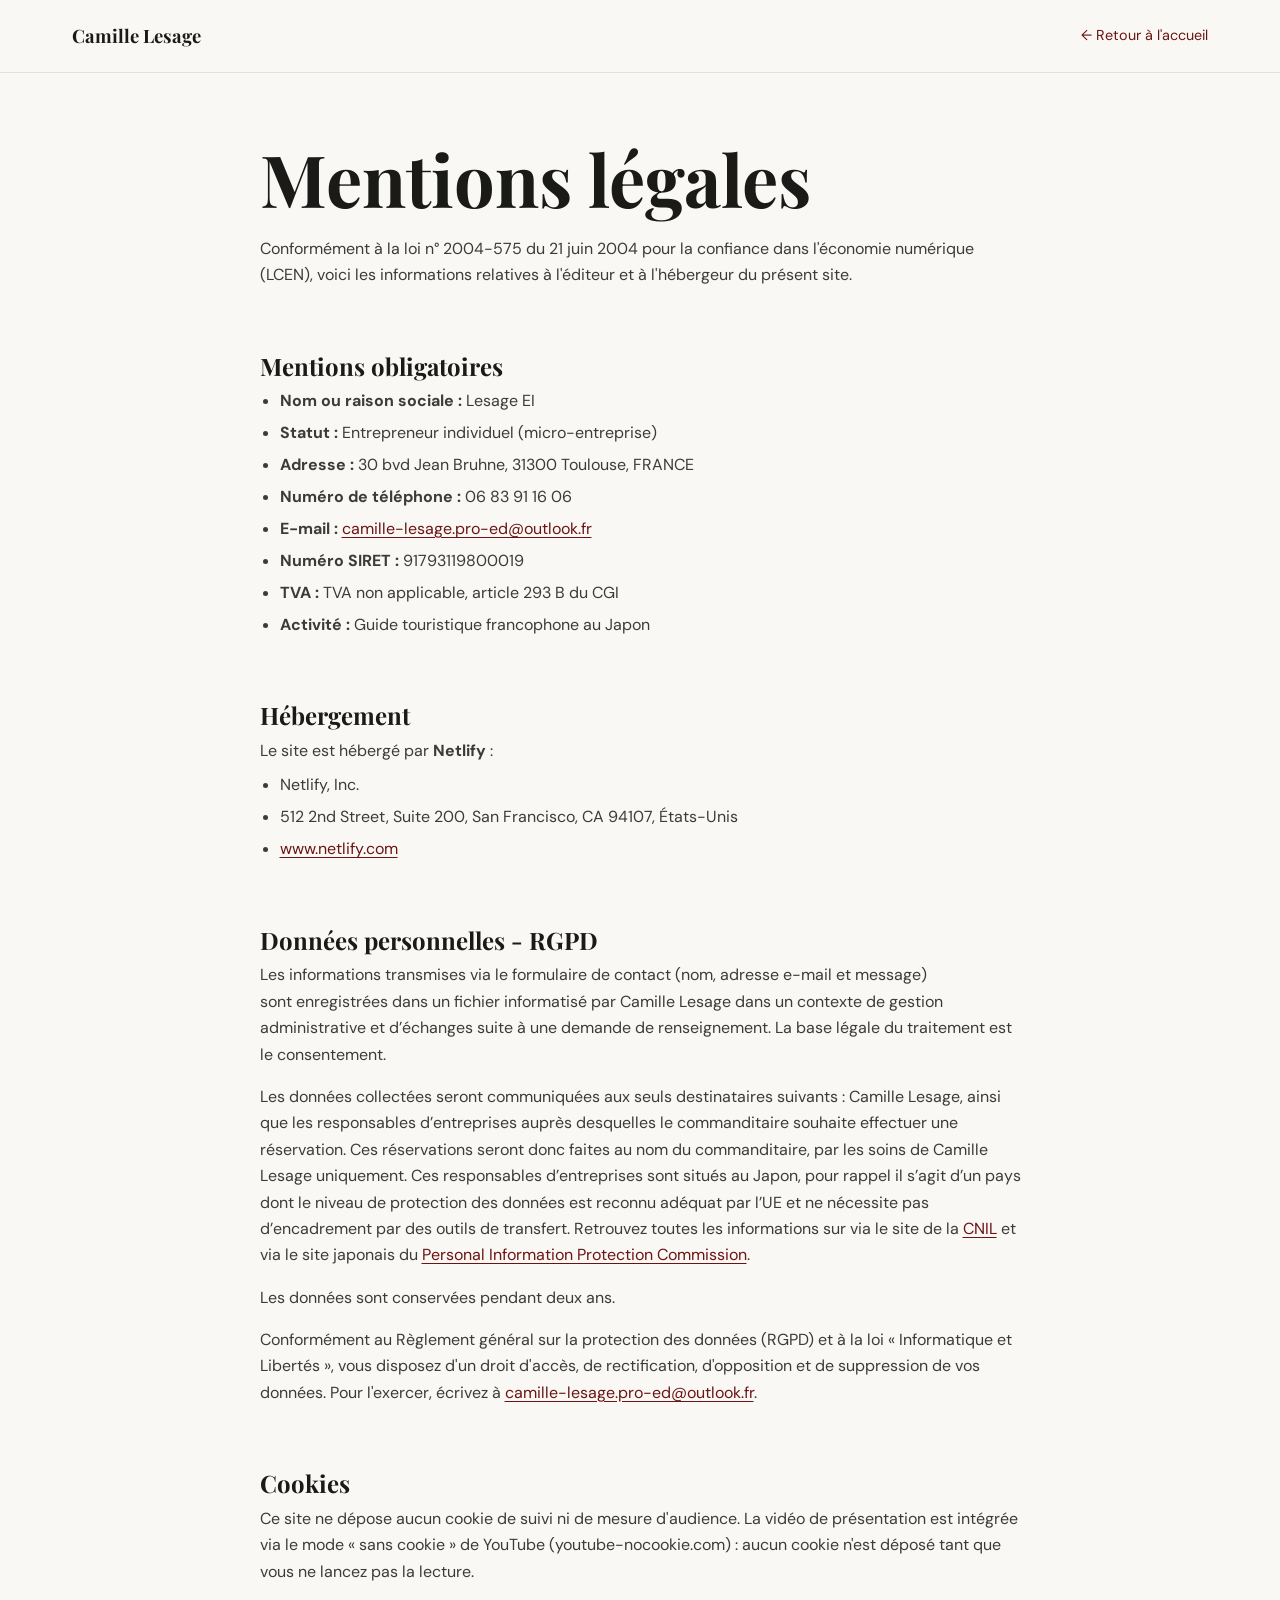
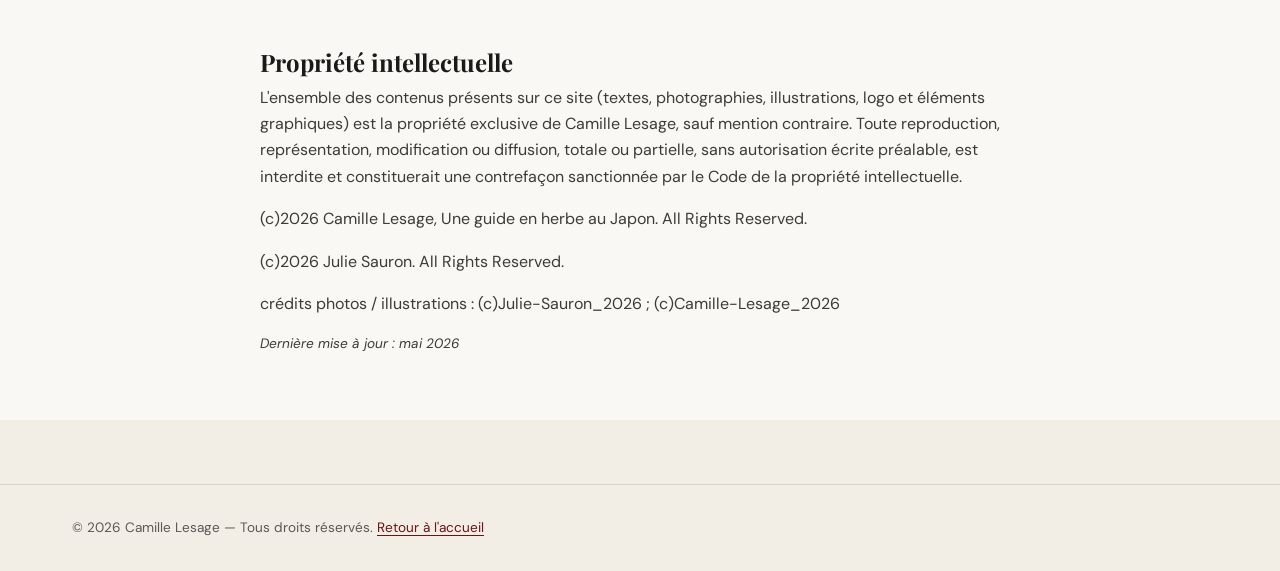
<file: mentions-legales.html>
<!DOCTYPE html>
<html lang="fr">
<head>
  <meta charset="UTF-8">
  <meta name="viewport" content="width=device-width, initial-scale=1.0">

  <!-- Favicon -->
  <link rel="icon" type="image/png" sizes="192x192" href="/assets/images/favicon-192x192.png">
  <link rel="icon" type="image/png" sizes="32x32" href="/assets/images/favicon-32x32.png">
  <link rel="icon" type="image/png" sizes="16x16" href="/assets/images/favicon-16x16.png">
  <link rel="icon" href="/favicon.ico" sizes="any">
  <link rel="apple-touch-icon" sizes="180x180" href="/assets/images/apple-touch-icon.png">

  <title>Mentions légales • Camille Lesage</title>
  <meta name="description" content="Mentions légales du site de Camille Lesage, guide touristique francophone au Japon.">
  <meta name="robots" content="noindex, follow">

  <link rel="icon" href="data:image/svg+xml,<svg xmlns=%22http://www.w3.org/2000/svg%22 viewBox=%220 0 100 100%22><text y=%22.9em%22 font-size=%2290%22>🇯🇵</text></svg>">

  <link rel="preconnect" href="https://fonts.googleapis.com">
  <link rel="preconnect" href="https://fonts.gstatic.com" crossorigin>
  <link rel="stylesheet" href="https://fonts.googleapis.com/css2?family=DM+Sans:wght@400;500;700&family=Playfair+Display:wght@400;500;600;700&display=swap">

  <link rel="stylesheet" href="css/styles.css">
</head>
<body class="legal-page">
  <header class="legal-header">
    <div class="container legal-header__bar">
      <a href="index.html" class="brand">Camille Lesage</a>
      <a href="index.html" class="legal-back">← Retour à l'accueil</a>
    </div>
  </header>

  <main class="legal container">
    <h1>Mentions légales</h1>
    <p>Conformément à la loi n° 2004-575 du 21 juin 2004 pour la confiance dans l'économie numérique (LCEN), voici les informations relatives à l'éditeur et à l'hébergeur du présent site.</p>

    <h2>Mentions obligatoires</h2>
    <ul>
      <li><strong>Nom ou raison sociale :</strong> Lesage EI</li>
      <li><strong>Statut :</strong> Entrepreneur individuel (micro-entreprise)</li>
      <li><strong>Adresse :</strong> 30 bvd Jean Bruhne, 31300 Toulouse, FRANCE</li>
      <li><strong>Numéro de téléphone :</strong> 06 83 91 16 06</li>
      <li><strong>E-mail :</strong> <a href="mailto:camille-lesage.pro-ed@outlook.fr">camille-lesage.pro-ed@outlook.fr</a></li>
      <li><strong>Numéro SIRET :</strong> 91793119800019</li>
      <li><strong>TVA :</strong> TVA non applicable, article 293 B du CGI</li>
      <li><strong>Activité :</strong> Guide touristique francophone au Japon</li>
    </ul>

    <h2>Hébergement</h2>
    <p>Le site est hébergé par <strong>Netlify</strong> :</p>
    <ul>
      <li>Netlify, Inc.</li>
      <li>512 2nd Street, Suite 200, San Francisco, CA 94107, États-Unis</li>
      <li><a href="https://www.netlify.com" target="_blank" rel="noopener">www.netlify.com</a></li>
    </ul>

    <h2 id="donnees-personnelles">Données personnelles - RGPD</h2>
    <p>Les informations transmises via le formulaire de contact (nom, adresse e-mail et message) sont enregistrées dans un fichier informatisé par Camille Lesage dans un contexte de gestion administrative et d’échanges suite à une demande de renseignement. La base légale du traitement est le consentement.</p>
    <p>Les données collectées seront communiquées aux seuls destinataires suivants : Camille Lesage, ainsi que les responsables d’entreprises auprès desquelles le commanditaire souhaite effectuer une réservation. Ces réservations seront donc faites au nom du commanditaire, par les soins de Camille Lesage uniquement. 
      Ces responsables d’entreprises sont situés au Japon, pour rappel il s’agit d’un pays dont le niveau de protection des données est reconnu adéquat par l’UE et ne nécessite pas d’encadrement par des outils de transfert. 
      Retrouvez toutes les informations sur via le site de la <a href="https://www.cnil.fr/fr/la-protection-des-donnees-dans-le-monde">CNIL</a> et via le site japonais du <a href="https://www.ppc.go.jp/en/">Personal Information Protection Commission</a>.</p>
    <p>Les données sont conservées pendant deux ans.</p>
    <p>Conformément au Règlement général sur la protection des données (RGPD) et à la loi « Informatique et Libertés », vous disposez d'un droit d'accès, de rectification, d'opposition et de suppression de vos données. Pour l'exercer, écrivez à <a href="mailto:camille-lesage.pro-ed@outlook.fr">camille-lesage.pro-ed@outlook.fr</a>.</p>

    <h2>Cookies</h2>
    <p>Ce site ne dépose aucun cookie de suivi ni de mesure d'audience. La vidéo de présentation est intégrée via le mode « sans cookie » de YouTube (youtube-nocookie.com) : aucun cookie n'est déposé tant que vous ne lancez pas la lecture.</p>

    <h2>Propriété intellectuelle</h2>
    <p>L'ensemble des contenus présents sur ce site (textes, photographies, illustrations, logo et éléments graphiques) est la propriété exclusive de Camille Lesage, sauf mention contraire. Toute reproduction, représentation, modification ou diffusion, totale ou partielle, sans autorisation écrite préalable, est interdite et constituerait une contrefaçon sanctionnée par le Code de la propriété intellectuelle.</p>
    <p>(c)2026 Camille Lesage, Une guide en herbe au Japon. All Rights Reserved.</p>
    <p>(c)2026 Julie Sauron. All Rights Reserved.</p>
    <p>crédits photos / illustrations : (c)Julie-Sauron_2026 ; (c)Camille-Lesage_2026</p>

    

    <p class="legal-updated"><em>Dernière mise à jour : mai 2026</em></p>
  </main>

  <footer class="site-footer">
    <hr class="site-footer__sep">
    <div class="container">
      <p class="site-footer__legal">© 2026 Camille Lesage — Tous droits réservés. <a href="index.html">Retour à l'accueil</a></p>
    </div>
  </footer>
</body>
</html>
</file>
<file: css/styles.css>
/* ==========================================================================
   Camille Lesage — Guide francophone au Japon
   Design tokens & fondations
   ========================================================================== */

:root {
  /* Couleurs */
  --cream-light: #FAF8F4;
  --cream-dark: #F2EEE6;
  --sage: #6b1414; /* valeur du brief : c'est un rouge profond, pas un vert sauge — à confirmer */
  --ink: #1A1A18;

  /* Couleurs dérivées */
  --ink-soft: rgba(26, 26, 24, 0.7);
  --sage-hover: #561010;

  /* Typographie */
  --font-title: "Playfair Display", Georgia, "Times New Roman", serif;
  --font-body: "Elms Sans", "DM Sans", system-ui, -apple-system, sans-serif;

  --fs-base: 1rem;        /* 16px minimum */
  --fs-lede: 1.25rem;
  --fs-h3: 1.5rem;
  --fs-h2: clamp(1.75rem, 4vw, 2.75rem);
  --fs-h1: clamp(2.5rem, 7vw, 4.5rem);
  --lh-base: 1.65;
  --lh-title: 1.15;

  /* Rayons */
  --radius: 16px;

  /* Espacements */
  --space-xs: 0.5rem;
  --space-sm: 1rem;
  --space-md: 2rem;
  --space-lg: 4rem;
  --space-xl: 6rem;

  /* Mise en page */
  --max-width: 1200px;
  --nav-height: 72px;
}

/* ==========================================================================
   Reset
   ========================================================================== */

*,
*::before,
*::after {
  box-sizing: border-box;
}

* {
  margin: 0;
}

html {
  scroll-behavior: smooth;
  -webkit-text-size-adjust: 100%;
}

body {
  font-family: var(--font-body);
  font-size: var(--fs-base);
  line-height: var(--lh-base);
  color: var(--ink);
  background-color: var(--cream-light);
  -webkit-font-smoothing: antialiased;
  text-rendering: optimizeLegibility;
}

img,
picture,
svg,
video {
  display: block;
  max-width: 100%;
  height: auto;
}

input,
button,
textarea,
select {
  font: inherit;
  color: inherit;
}

button {
  cursor: pointer;
  background: none;
  border: none;
}

a {
  color: inherit;
  text-decoration: none;
}

h1,
h2,
h3,
h4 {
  font-family: var(--font-title);
  line-height: var(--lh-title);
  font-weight: 700;
}

h1 { font-size: var(--fs-h1); }
h2 { font-size: var(--fs-h2); }
h3 { font-size: var(--fs-h3); }

p {
  text-wrap: pretty;
}

/* ==========================================================================
   Utilitaires
   ========================================================================== */

.container {
  width: 100%;
  max-width: var(--max-width);
  margin-inline: auto;
  padding-inline: var(--space-md);
}

.btn {
  display: inline-block;
  background-color: var(--sage);
  color: var(--cream-light);
  padding: 0.9rem 1.8rem;
  border: 1.5px solid transparent;
  border-radius: var(--radius);
  font-weight: 500;
  letter-spacing: 0.03em;
  text-transform: uppercase;
  transition: background-color 0.2s ease, color 0.2s ease;
}

.btn:hover,
.btn:focus-visible {
  background-color: var(--sage-hover);
}

.btn-outline {
  background-color: transparent;
  border-color: currentColor;
}

.btn-outline:hover,
.btn-outline:focus-visible {
  background-color: var(--cream-light);
  color: var(--ink);
}

:focus-visible {
  outline: 2px solid var(--sage);
  outline-offset: 3px;
}

/* ==========================================================================
   En-tête & navigation
   ========================================================================== */

.site-header {
  position: fixed;
  inset: 0 0 auto 0;
  z-index: 1000;
  background-color: rgba(242, 238, 230, 0.8); /* crème dark, opacité 80 % */
  opacity: 0;
  visibility: hidden;
  transition: opacity 0.3s ease, visibility 0.3s ease;
}

/* Affichée uniquement une fois l'accueil dépassé (bascule via main.js) */
.site-header.is-visible {
  opacity: 1;
  visibility: visible;
}

/* Flou « verre dépoli » réservé au desktop : sur mobile, un ancêtre avec
   backdrop-filter empêcherait le menu plein écran (position: fixed) de se
   baser sur la fenêtre, ce qui l'empêchait de prendre toute la hauteur. */
@media (min-width: 951px) {
  .site-header {
    backdrop-filter: blur(10px);
    -webkit-backdrop-filter: blur(10px);
  }
}

.nav-bar {
  display: flex;
  align-items: center;
  justify-content: space-between;
  width: 100%;
  height: var(--nav-height);
  padding-inline: var(--space-md);
}

.brand {
  position: relative;
  z-index: 2;
  font-family: var(--font-title);
  font-size: 1.35rem;
  font-weight: 700;
  white-space: nowrap;
}

.nav-list {
  display: flex;
  align-items: center;
  gap: 1.5rem;
  list-style: none;
  padding: 0;
}

.nav-list a {
  white-space: nowrap;
}

.nav-list a:not(.nav-cta) {
  font-weight: 500;
  transition: color 0.2s ease;
}

.nav-list a:not(.nav-cta):hover,
.nav-list a:not(.nav-cta):focus-visible {
  color: var(--sage);
}

.nav-cta {
  text-transform: none;
  padding: 0.5rem 1.1rem;
  font-size: 1rem;
}

.nav-toggle {
  display: none;
  position: relative;
  z-index: 2;
  color: var(--ink);
  padding: 0.25rem;
}

.nav-toggle .icon-close { display: none; }
.nav-toggle[aria-expanded="true"] .icon-menu { display: none; }
.nav-toggle[aria-expanded="true"] .icon-close { display: block; }

@media (max-width: 950px) {
  .nav-toggle {
    display: inline-flex;
  }

  /* Menu ouvert : il recouvre tout, on masque la marque (seul le × reste) */
  body.nav-open .brand {
    visibility: hidden;
  }

  .nav {
    position: fixed;
    inset: 0;
    z-index: 1;
    display: flex;
    align-items: center;
    justify-content: center;
    overflow-y: auto;
    padding: var(--space-xl) var(--space-md);
    background-color: rgba(242, 238, 230, 0.97);
    backdrop-filter: blur(8px);
    -webkit-backdrop-filter: blur(8px);
    opacity: 0;
    visibility: hidden;
    transition: opacity 0.25s ease, visibility 0.25s ease;
  }

  .nav.is-open {
    opacity: 1;
    visibility: visible;
  }

  .nav-list {
    flex-direction: column;
    align-items: center;
    gap: var(--space-md);
    font-size: 1.5rem;
    text-align: center;
  }

  .nav-cta {
    font-size: 1.35rem;
    padding: 0.7rem 1.6rem;
  }
}

body.nav-open {
  overflow: hidden;
}

/* ==========================================================================
   Sections — offset pour l'en-tête fixe
   ========================================================================== */

section[id] {
  scroll-margin-top: var(--nav-height);
}

/* ==========================================================================
   Placeholders temporaires (remplacés au fil des étapes suivantes)
   ========================================================================== */

/* Accueil immersif */
.hero {
  position: relative;
  min-height: 100vh;
  display: flex;
  align-items: center;
  justify-content: center;
  text-align: center;
  padding: var(--space-xl) var(--space-md);
  color: var(--cream-light);
  background-color: var(--ink);
  background-image:
    linear-gradient(rgba(26, 26, 24, 0.35), rgba(26, 26, 24, 0.55)),
    url("../assets/images/camille-lesage-sakura-tokyo.jpg");
  background-size: cover;
  background-position: center;
  background-repeat: no-repeat;
}

.hero-content {
  max-width: 60rem;
  display: flex;
  flex-direction: column;
  align-items: center;
  gap: var(--space-sm);
}

/* Le nom/rôle s'affiche au-dessus du titre */
.hero-subtitle {
  order: -1;
  font-family: var(--font-body);
  font-size: 1.05rem;
  font-weight: 500;
  letter-spacing: 0.12em;
  text-transform: uppercase;
  color: rgba(250, 248, 244, 0.92);
}

.hero h1 {
  text-shadow: 0 2px 30px rgba(0, 0, 0, 0.4);
}

.hero-lede {
  font-size: var(--fs-lede);
  max-width: 54ch;
  color: rgba(250, 248, 244, 0.92);
  text-shadow: 0 1px 16px rgba(0, 0, 0, 0.35);
}

.hero-actions {
  display: flex;
  flex-direction: column;
  align-items: center;
  gap: var(--space-sm);
  margin-top: var(--space-sm);
  width: 100%;
}

.hero-actions .btn {
  width: 100%;
  max-width: 22rem;
}

@media (max-width: 950px) {
  .hero {
    background-position: 35% center;
  }
}

/* Desktop : tout aligné à gauche, CTA côte à côte */
@media (min-width: 951px) {
  .hero {
    justify-content: flex-start;
    text-align: left;
    padding-inline: clamp(var(--space-md), 7vw, 7rem);
  }

  .hero-content {
    align-items: flex-start;
  }

  .hero-actions {
    flex-direction: row;
    width: auto;
  }

  .hero-actions .btn {
    width: auto;
  }
}

/* ==========================================================================
   Section À propos
   ========================================================================== */

.about {
  position: relative;
  overflow: hidden;
  padding-block: var(--space-lg);
  background-color: var(--cream-dark);
}

.section-kanji {
  position: absolute;
  top: 0;
  left: 0.05em;
  z-index: 0;
  font-weight: 700;
  font-size: clamp(6rem, 18vw, 15rem);
  line-height: 0.9;
  color: var(--sage);
  opacity: 0.06;
  pointer-events: none;
  user-select: none;
}

.section-kanji--right {
  left: auto;
  right: 0.05em;
}

.about-grid {
  position: relative;
  z-index: 1;
  display: grid;
  grid-template-columns: 1fr 1fr;
  gap: var(--space-lg);
  align-items: start;
}

.about-content {
  display: flex;
  flex-direction: column;
  align-items: flex-start;
}

.about-content h2 {
  margin-bottom: var(--space-md);
}

.about-text {
  display: flex;
  flex-direction: column;
  gap: var(--space-sm);
  color: rgba(26, 26, 24, 0.85);
}

.about-certifs {
  margin-top: var(--space-md);
}

.about-certifs h3 {
  margin-bottom: var(--space-xs);
}

.about-certifs ul {
  display: flex;
  flex-direction: column;
  gap: 0.35rem;
  padding-left: 1.2rem;
  color: rgba(26, 26, 24, 0.85);
}

.about-certifs li::marker {
  color: var(--sage);
}

.about-more {
  display: flex;
  flex-direction: column;
  gap: var(--space-sm);
}

.about-more[hidden] {
  display: none;
}

.link-toggle {
  align-self: flex-start;
  margin-top: var(--space-sm);
  color: var(--sage);
  font-weight: 600;
  font-size: 0.95rem;
  text-decoration: underline;
  text-underline-offset: 3px;
}

.link-toggle:hover,
.link-toggle:focus-visible {
  color: var(--sage-hover);
}

@media (max-width: 768px) {
  .about-grid {
    grid-template-columns: 1fr;
    gap: var(--space-md);
  }
}

/* Tag de section réutilisable */
.tag {
  display: inline-block;
  margin-bottom: var(--space-sm);
  padding: 0.35rem 0.9rem;
  border-radius: 999px;
  background-color: rgba(107, 20, 20, 0.08);
  color: var(--sage);
  font-size: 0.8rem;
  font-weight: 600;
  letter-spacing: 0.1em;
  text-transform: uppercase;
}

/* Conteneur vidéo responsive (embed Vimeo / YouTube) */
.video-embed {
  position: relative;
  width: 100%;
  aspect-ratio: var(--video-aspect, 16 / 9);
  border-radius: var(--radius);
  overflow: hidden;
  background-color: var(--ink);
}

.video-embed iframe,
.video-embed video {
  position: absolute;
  inset: 0;
  width: 100%;
  height: 100%;
  border: 0;
}

.video-embed--portrait {
  --video-aspect: 9 / 16;
  max-width: 340px;
  margin-inline: auto;
}

/* ==========================================================================
   Petits écrans — titres et textes réduits
   ========================================================================== */

@media (max-width: 640px) {
  :root {
    --fs-h1: clamp(1.875rem, 8vw, 2.5rem);
    --fs-h2: clamp(1.5rem, 6vw, 2rem);
    --fs-h3: 1.3rem;
    --fs-lede: 1.05rem;
  }

  .hero-subtitle {
    font-size: 0.85rem;
    letter-spacing: 0.1em;
  }
}

/* ==========================================================================
   Icônes
   ========================================================================== */

.icon-sprite {
  position: absolute;
  width: 0;
  height: 0;
  overflow: hidden;
}

.icon {
  display: inline-block;
  width: 1.1em;
  height: 1.1em;
  flex-shrink: 0;
  fill: none;
  stroke: currentColor;
  stroke-width: 1.8;
  stroke-linecap: round;
  stroke-linejoin: round;
  vertical-align: middle;
}

/* ==========================================================================
   Section Visites guidées
   ========================================================================== */

.tours {
  position: relative;
  overflow: hidden;
  padding-block: var(--space-lg);
}

.tours > .container {
  position: relative;
  z-index: 1;
}

.section-header {
  max-width: 60ch;
  margin-bottom: var(--space-md);
}

.section-lede {
  margin-top: var(--space-sm);
  color: rgba(26, 26, 24, 0.85);
}

.tours-gallery {
  display: grid;
  grid-template-columns: repeat(2, 1fr);
  gap: var(--space-sm);
}

.tour-card {
  position: relative;
  display: flex;
  flex-direction: column;
  justify-content: flex-end;
  min-height: 320px;
  padding: var(--space-md);
  border-radius: var(--radius);
  overflow: hidden;
  text-align: left;
  color: var(--cream-light);
  background-image:
    linear-gradient(to top, rgba(20, 15, 13, 0.92) 0%, rgba(20, 15, 13, 0.2) 60%, rgba(20, 15, 13, 0.45) 100%),
    var(--cover, linear-gradient(135deg, #3a1c18, #14100e));
  background-size: cover;
  background-position: center;
  cursor: pointer;
  transition: transform 0.25s ease, box-shadow 0.25s ease;
}

.tour-card:hover,
.tour-card:focus-visible {
  transform: translateY(-4px);
  box-shadow: 0 16px 40px rgba(0, 0, 0, 0.25);
}

.tour-card__kanji {
  position: absolute;
  top: var(--space-sm);
  left: var(--space-md);
  font-size: 1.4rem;
  font-weight: 700;
  line-height: 1;
  opacity: 0.2;
}

.tour-card__content {
  position: relative;
  z-index: 1;
  display: flex;
  flex-direction: column;
  gap: 0.4rem;
}

.tour-card__title {
  font-family: var(--font-title);
  font-size: 1.4rem;
  font-weight: 700;
  line-height: 1.2;
}

.tour-card__places {
  font-size: 0.9rem;
  opacity: 0.9;
}

.tour-card__cta {
  width: 100%;
  margin-top: var(--space-xs);
  display: flex;
  align-items: center;
  justify-content: center;
  padding: 0.2rem 1.8rem;
  border: 1.5px solid transparent;
  border-radius: var(--radius);
  background-color: var(--sage);
  color: var(--cream-light);
  font-family: var(--font-body);
  font-size: 0.75rem;
  font-weight: 100;
  letter-spacing: 0.03em;
  text-transform: uppercase;
  transition: background-color 0.2s ease;
}

.tour-card:hover .tour-card__cta,
.tour-card:focus-visible .tour-card__cta {
  background-color: var(--sage-hover);
}

@media (max-width: 768px) {
  .tours-gallery {
    grid-template-columns: 1fr;
  }
}

/* Photos de couverture des visites (chemins relatifs à ce fichier CSS) */
[data-tour-open="tour-shibuya"],
#tour-shibuya .tour-modal__cover {
  --cover: url(../assets/images/visite-shibuya-asakusa.jpg);
}

[data-tour-open="tour-shogun"],
#tour-shogun .tour-modal__cover {
  --cover: url(../assets/images/temple-a-ueno-tokyo.jpg);
}

[data-tour-open="tour-vieux-tokyo"],
#tour-vieux-tokyo .tour-modal__cover {
  --cover: url(../assets/images/camille-lesage-vieux-tokyo.jpg);
}

[data-tour-open="tour-shinjuku"],
#tour-shinjuku .tour-modal__cover {
  --cover: url(../assets/images/camille-lesage-kabukicho-tower-shinjuku.jpg);
}

/* Images de fond des ateliers (Expériences) */
.exp-card--sake {
  --cover: url(../assets/images/camille-lesage-tokyo-sake-degustation.jpg);
}

.exp-card--furin {
  --cover: url(../assets/images/camille-lesage-peinture-de-furin-tokyo.jpg);
}

.exp-card--washi {
  --cover: url(../assets/images/camille-lesage-tokyo-washi.jpg);
}

.exp-card--wagashi {
  --cover: url(../assets/images/camille-lesage-tokyo-wagashi.jpg);
}

.exp-card--ceremonie {
  --cover: url(../assets/images/camille-lesage-macha-a-tokyo.jpg);
}

.exp-card--lovot {
  --cover: url(../assets/images/camille-lesage-tokyo-lovot.jpg);
}

/* Photos des destinations (Au-delà de Tokyo) */
.dest-card--nikko {
  --cover: url(../assets/images/camille-lesage-a-nikko-gorges.jpg);
}

.dest-card--yokohama {
  --cover: url(../assets/images/camille-lesage-a-yokohama.jpg);
}

.dest-card--kamakura {
  --cover: url(../assets/images/camille-lesage-kamakura-bouddha.jpg);
}

.dest-card--enoshima {
  --cover: url(../assets/images/camille-lesage-a-enoshima.jpg);
}

.dest-card--hakone {
  --cover: url(../assets/images/camille-lesage-a-hakone-temple.jpg);
}

.dest-card--kyoto {
  --cover: url(../assets/images/camille-lesage-a-kyoto-pagode.jpg);
}

.dest-card--uji {
  --cover: url(../assets/images/camille-lesage-uji-macha.jpg);
}

.dest-card--nara {
  --cover: url(../assets/images/camille-lesage-a-nara-daim.jpg);
}

.dest-card--fuji {
  --cover: url(../assets/images/camille-lesage-fujisama.jpg);
}

.dest-card--miyajima {
  --cover: url(../assets/images/camille-a-miyajima-torii.jpg);
}

/* Pop-up de visite */
.tour-modal {
  position: fixed;
  inset: 0;
  margin: auto;
  width: min(1000px, 92vw);
  max-height: 90vh;
  padding: 0;
  border: none;
  border-radius: var(--radius);
  background-color: var(--cream-light);
  color: var(--ink);
  overflow: hidden;
}

.tour-modal::backdrop {
  background-color: rgba(0, 0, 0, 0.8);
}

.tour-modal__scroll {
  max-height: 90vh;
  overflow-y: auto;
}

.tour-modal__close {
  position: absolute;
  top: 0.7rem;
  right: 0.7rem;
  z-index: 3;
  display: inline-flex;
  align-items: center;
  justify-content: center;
  width: 2.5rem;
  height: 2.5rem;
  border-radius: 50%;
  background-color: rgba(26, 26, 24, 0.55);
  color: var(--cream-light);
  transition: background-color 0.2s ease;
}

.tour-modal__close:hover,
.tour-modal__close:focus-visible {
  background-color: rgba(26, 26, 24, 0.85);
}

.tour-modal__cover {
  position: relative;
  display: flex;
  align-items: flex-end;
  min-height: 300px;
  padding: var(--space-md);
  color: var(--cream-light);
  background-image:
    linear-gradient(to top, rgba(20, 15, 13, 0.9) 0%, rgba(20, 15, 13, 0.25) 70%),
    var(--cover, linear-gradient(135deg, #3a1c18, #14100e));
  background-size: cover;
  background-position: center;
}

.tour-modal__kanji {
  position: absolute;
  top: var(--space-sm);
  left: var(--space-md);
  font-size: 1.4rem;
  font-weight: 700;
  line-height: 1;
  opacity: 0.2;
}

.tour-modal__title {
  position: relative;
  z-index: 1;
  font-size: clamp(1.6rem, 4vw, 2.2rem);
  text-shadow: 0 2px 20px rgba(0, 0, 0, 0.4);
}

.tour-modal__body {
  display: flex;
  flex-direction: column;
  gap: var(--space-md);
  padding: var(--space-md);
}

.tour-facts {
  display: flex;
  flex-direction: column;
  gap: 0.6rem;
  margin: 0;
  padding: var(--space-md);
  list-style: none;
  background-color: var(--cream-dark);
  border-radius: var(--radius);
}

.tour-facts li {
  display: flex;
  align-items: center;
  gap: 0.6rem;
}

.tour-facts .icon {
  width: 1.3em;
  height: 1.3em;
  color: var(--sage);
}

.tour-desc {
  color: rgba(26, 26, 24, 0.85);
}

.tour-subhead {
  font-size: 1.3rem;
}

.timeline {
  margin: 0;
  padding: 0;
  list-style: none;
}

.timeline__step {
  position: relative;
  padding-left: 1.75rem;
  padding-bottom: var(--space-md);
}

.timeline__step:last-child {
  padding-bottom: 0;
}

.timeline__step::before {
  content: "";
  position: absolute;
  left: 0;
  top: 0.35rem;
  width: 0.7rem;
  height: 0.7rem;
  border-radius: 50%;
  background-color: var(--sage);
}

.timeline__step::after {
  content: "";
  position: absolute;
  left: 0.31rem;
  top: 1.1rem;
  bottom: -0.15rem;
  width: 2px;
  background-color: rgba(107, 20, 20, 0.25);
}

.timeline__step:last-child::after {
  display: none;
}

.timeline__step h5 {
  margin-bottom: 0.2rem;
  font-family: var(--font-title);
  font-size: 1.05rem;
  font-weight: 700;
}

.timeline__step p {
  font-size: 0.95rem;
  color: rgba(26, 26, 24, 0.8);
}

.tour-options {
  display: flex;
  flex-wrap: wrap;
  gap: 0.5rem;
  margin: 0;
  padding: 0;
  list-style: none;
}

.tour-options li {
  padding: 0.4rem 0.85rem;
  border: 1px solid rgba(107, 20, 20, 0.18);
  border-radius: 999px;
  background-color: var(--cream-dark);
  font-size: 0.85rem;
}

.tour-modal__body .btn {
  margin-top: var(--space-xs);
  text-align: center;
}

body.modal-open {
  overflow: hidden;
}

/* ==========================================================================
   Section Au-delà de Tokyo
   ========================================================================== */

.beyond {
  position: relative;
  overflow: hidden;
  padding-block: var(--space-lg);
  background-color: var(--cream-dark);
}

.beyond > .container {
  position: relative;
  z-index: 1;
}

.beyond-gallery {
  display: grid;
  grid-template-columns: repeat(2, 1fr);
  grid-auto-rows: 175px;
  gap: var(--space-xs);
}

/* Mosaïque — 2 colonnes (mobile < 640px) */
.dest-card:nth-child(1)  { grid-column: 1 / 3; grid-row: 1; }     /* Nikkō */
.dest-card:nth-child(2)  { grid-column: 1 / 3; grid-row: 2; } /* Mont Fuji */
.dest-card:nth-child(3)  { grid-column: 2;     grid-row: 3; }     /* Hakone */
.dest-card:nth-child(4)  { grid-column: 2;     grid-row: 4; }     /* Yokohama */
.dest-card:nth-child(5)  { grid-column: 2;     grid-row: 5 / 7; } /* Kamakura */
.dest-card:nth-child(6)  { grid-column: 1;     grid-row: 3 / 5; }     /* Enoshima */
.dest-card:nth-child(7)  { grid-column: 1;     grid-row: 5; }     /* Kyōto */
.dest-card:nth-child(8)  { grid-column: 1;     grid-row: 6; }     /* Uji */
.dest-card:nth-child(9)  { grid-column: 1;     grid-row: 7; }     /* Nara */
.dest-card:nth-child(10) { grid-column: 2;     grid-row: 7; }     /* Miyajima */

/* Mosaïque — 3 colonnes (≥ 640px) */
@media (min-width: 640px) {
  .beyond-gallery { grid-template-columns: repeat(3, 1fr); }
  .dest-card:nth-child(1)  { grid-column: 1;     grid-row: 1; }     /* Nikkō */
  .dest-card:nth-child(2)  { grid-column: 2 / 4; grid-row: 1 / 3; } /* Mont Fuji */
  .dest-card:nth-child(3)  { grid-column: 2;     grid-row: 3; }     /* Hakone */
  .dest-card:nth-child(4)  { grid-column: 1;     grid-row: 4; }     /* Yokohama */
  .dest-card:nth-child(5)  { grid-column: 3;     grid-row: 4 / 6; } /* Kamakura */
  .dest-card:nth-child(6)  { grid-column: 1;     grid-row: 2 / 4; }     /* Enoshima */
  .dest-card:nth-child(7)  { grid-column: 1;     grid-row: 5; }     /* Kyōto */
  .dest-card:nth-child(8)  { grid-column: 3;     grid-row: 3; }     /* Uji */
  .dest-card:nth-child(9)  { grid-column: 2;     grid-row: 5; }     /* Nara */
  .dest-card:nth-child(10) { grid-column: 2;     grid-row: 4; }     /* Miyajima */
}

/* Mosaïque — 4 colonnes (≥ 960px) */
@media (min-width: 960px) {
  .beyond-gallery { grid-template-columns: repeat(4, 1fr); }
  .dest-card:nth-child(1)  { grid-column: 1 / 3; grid-row: 1; }     /* Nikkō */
  .dest-card:nth-child(2)  { grid-column: 3 / 5; grid-row: 1 / 3; } /* Mont Fuji */
  .dest-card:nth-child(3)  { grid-column: 2;     grid-row: 3; }     /* Hakone */
  .dest-card:nth-child(4)  { grid-column: 2;     grid-row: 2; }     /* Yokohama */
  .dest-card:nth-child(5)  { grid-column: 3;     grid-row: 3 / 5; } /* Kamakura */
  .dest-card:nth-child(6)  { grid-column: 1;     grid-row: 2 / 4; }     /* Enoshima */
  .dest-card:nth-child(7)  { grid-column: 4;     grid-row: 3; }     /* Kyōto */
  .dest-card:nth-child(8)  { grid-column: 4;     grid-row: 4; }     /* Uji */
  .dest-card:nth-child(9)  { grid-column: 1;     grid-row: 4; }     /* Nara */
  .dest-card:nth-child(10) { grid-column: 2;     grid-row: 4; }     /* Miyajima */
}

.dest-card {
  position: relative;
  display: flex;
  flex-direction: column;
  justify-content: flex-end;
  margin: 0;
  padding: var(--space-sm);
  border-radius: var(--radius);
  overflow: hidden;
  color: var(--cream-light);
  background-image:
    linear-gradient(to top, rgba(20, 15, 13, 0.9) 0%, rgba(20, 15, 13, 0.2) 65%, rgba(20, 15, 13, 0.4) 100%),
    var(--cover, linear-gradient(135deg, #2a1614, #14100e));
  background-size: cover;
  background-position: center;
}

.dest-card__kanji {
  position: absolute;
  top: var(--space-sm);
  left: var(--space-sm);
  font-size: 1.4rem;
  font-weight: 700;
  line-height: 1;
  opacity: 0.2;
}

.dest-card__content {
  position: relative;
  z-index: 1;
  display: flex;
  flex-direction: column;
  gap: 0.3rem;
}

.dest-card__name {
  font-family: var(--font-title);
  font-size: 1.5rem;
  font-weight: 700;
  line-height: 1.1;
}

.dest-card__theme {
  font-size: 0.9rem;
  opacity: 0.9;
}

/* ==========================================================================
   Section Expériences culturelles
   ========================================================================== */

.experiences {
  padding-block: var(--space-lg);
}

.experiences-grid {
  display: grid;
  grid-template-columns: repeat(3, 1fr);
  gap: var(--space-sm);
}

.exp-card {
  position: relative;
  display: flex;
  flex-direction: column;
  justify-content: flex-end;
  min-height: clamp(300px, 26vw, 360px);
  padding: var(--space-md);
  border-radius: var(--radius);
  overflow: hidden;
  color: var(--cream-light);
  background-image:
    linear-gradient(to top, rgba(20, 15, 13, 0.9) 0%, rgba(20, 15, 13, 0.55) 34%, rgba(20, 15, 13, 0) 68%),
    var(--cover, linear-gradient(135deg, #3a1c18, #14100e));
  background-size: cover;
  background-position: center;
  box-shadow: 0 10px 30px rgba(26, 26, 24, 0.12);
}

.exp-card__body {
  position: relative;
  display: flex;
  flex-direction: column;
  gap: 0.5rem;
}

.exp-card__body h3 {
  color: var(--cream-light);
  font-size: 1.15rem;
}

.exp-card__body p {
  color: rgba(255, 255, 255, 0.85);
  font-size: 0.85rem;
  line-height: 1.5;
}

@media (max-width: 960px) {
  .experiences-grid {
    grid-template-columns: 1fr;
  }
}

/* ==========================================================================
   Section séjour clé en main
   ========================================================================== */

.bespoke {
  position: relative;
  overflow: hidden;
  padding-block: var(--space-lg);
  background-color: var(--cream-dark);
}

.bespoke-layout {
  position: relative;
  z-index: 1;
  display: grid;
  grid-template-columns: 1fr 1fr;
  gap: var(--space-lg);
  align-items: center;
}

.bespoke-intro {
  display: flex;
  flex-direction: column;
  align-items: flex-start;
}

.bespoke-intro p {
  margin-top: var(--space-sm);
  color: rgba(26, 26, 24, 0.85);
}

.bespoke-cta {
  width: 100%;
  margin-top: var(--space-md);
  text-align: center;
}

.bespoke-cards {
  display: grid;
  grid-template-columns: 1fr 1fr;
  gap: var(--space-sm);
}

.bespoke-card {
  display: flex;
  flex-direction: column;
  align-items: center;
  gap: 0.6rem;
  padding: var(--space-md);
  text-align: center;
  border-radius: var(--radius);
  background-color: var(--cream-light);
  box-shadow: 0 10px 30px rgba(26, 26, 24, 0.06);
}

.bespoke-card__icon {
  width: 2.4rem;
  height: 2.4rem;
  color: var(--sage);
  stroke-width: 1.6;
}

.bespoke-card h3 {
  font-size: 1.1rem;
}

.bespoke-card p {
  font-size: 0.9rem;
  line-height: 1.55;
  color: var(--ink-soft);
}

@media (max-width: 860px) {
  .bespoke-layout {
    grid-template-columns: 1fr;
    gap: var(--space-md);
  }

  .bespoke-cards {
    grid-template-columns: 1fr;
  }
}

/* ==========================================================================
   Avis clients
   ========================================================================== */
.reviews {
  padding-block: var(--space-lg);
  background-color: var(--cream-dark);
}

.reviews-grid {
  display: grid;
  grid-template-columns: repeat(3, 1fr);
  gap: var(--space-sm);
}

.reviews-empty {
  color: var(--ink-soft);
}

.review-card {
  margin: 0;
  display: flex;
  flex-direction: column;
  gap: var(--space-sm);
  padding: var(--space-md);
  border-radius: var(--radius);
  background-color: var(--cream-light);
  box-shadow: 0 10px 30px rgba(26, 26, 24, 0.06);
}

.review-card__stars {
  display: inline-flex;
  gap: 0.15rem;
  color: #c8973f;
}

.review-card__star {
  width: 1rem;
  height: 1rem;
  fill: currentColor;
}

.review-card__star.is-empty {
  fill: rgba(26, 26, 24, 0.15);
}

.review-card__text {
  margin: 0;
  font-size: 0.875rem;
  line-height: 1.6;
  color: rgba(26, 26, 24, 0.85);
}

.review-card__text p {
  margin: 0;
}

.review-card:not(.is-expanded) .review-card__text p {
  display: -webkit-box;
  -webkit-box-orient: vertical;
  -webkit-line-clamp: 6;
  line-clamp: 6;
  overflow: hidden;
}

.review-card__toggle {
  margin-top: 0;
}

.review-card__author {
  display: flex;
  flex-direction: column;
  gap: 0.1rem;
  margin-top: auto;
}

.review-card__name {
  font-family: var(--font-title);
  font-weight: 600;
  font-size: 0.95rem;
  color: var(--ink);
}

.review-card__date {
  font-size: 0.75rem;
  letter-spacing: 0.04em;
  text-transform: capitalize;
  color: var(--ink-soft);
}

@media (max-width: 900px) {
  .reviews-grid {
    grid-template-columns: repeat(2, 1fr);
  }
}

@media (max-width: 560px) {
  .reviews-grid {
    grid-template-columns: 1fr;
  }
}

/* ==========================================================================
   Section Contact
   ========================================================================== */

.contact {
  position: relative;
  overflow: hidden;
  padding-block: var(--space-lg);
}

.contact-grid {
  position: relative;
  z-index: 1;
  display: grid;
  grid-template-columns: 1fr 1fr;
  gap: var(--space-lg);
  align-items: start;
}

.contact-grid .section-header {
  margin-bottom: 0;
}

.contact-grid .section-header p {
  margin-top: var(--space-sm);
}

.contact-email a {
  display: inline-flex;
  align-items: center;
  gap: 0.5rem;
  color: var(--sage);
  font-weight: 600;
}

.contact-email a:hover,
.contact-email a:focus-visible {
  color: var(--sage-hover);
  text-decoration: underline;
  text-underline-offset: 3px;
}

.contact-email .icon {
  width: 1.2rem;
  height: 1.2rem;
}

.contact-form {
  display: flex;
  flex-direction: column;
  gap: var(--space-sm);
}

.form-field {
  display: flex;
  flex-direction: column;
  gap: 0.4rem;
}

.form-field label {
  font-size: 0.95rem;
  font-weight: 600;
  color: var(--ink);
}

.form-field input,
.form-field textarea {
  width: 100%;
  padding: 0.8rem 1rem;
  border: 1.5px solid rgba(26, 26, 24, 0.15);
  border-radius: var(--radius);
  background-color: var(--cream-light);
  color: var(--ink);
  transition: border-color 0.2s ease, box-shadow 0.2s ease;
}

.form-field textarea {
  resize: vertical;
  min-height: 8rem;
}

.form-field input:focus,
.form-field textarea:focus {
  outline: none;
  border-color: var(--sage);
  box-shadow: 0 0 0 3px rgba(107, 20, 20, 0.12);
}

.form-consent {
  display: flex;
  align-items: flex-start;
  gap: 0.6rem;
  font-size: 0.85rem;
  line-height: 1.5;
  color: var(--ink-soft);
  cursor: pointer;
}

.form-consent input {
  flex-shrink: 0;
  width: 1.1rem;
  height: 1.1rem;
  margin-top: 0.15rem;
  accent-color: var(--sage);
}

.contact-form__submit {
  align-self: auto;
  margin-top: var(--space-xs);
  text-align: center;
}

.form-status {
  margin: 0;
  padding: 0.85rem 1.1rem;
  border-radius: var(--radius);
  font-size: 0.9rem;
}

.form-status.is-success {
  background-color: rgba(107, 20, 20, 0.08);
  color: var(--sage);
}

.form-status.is-error {
  background-color: rgba(154, 28, 28, 0.1);
  color: #9a1c1c;
}

@media (max-width: 768px) {
  .contact-grid {
    grid-template-columns: 1fr;
    gap: var(--space-md);
  }
}

/* ==========================================================================
   Pied de page
   ========================================================================== */

.site-footer {
  background-color: var(--cream-dark);
  padding-top: var(--space-lg);
  padding-bottom: var(--space-md);
}

.site-footer__top {
  display: flex;
  flex-wrap: wrap;
  justify-content: space-between;
  align-items: flex-start;
  gap: var(--space-md);
  padding-bottom: var(--space-md);
}

.site-footer__brand {
  display: flex;
  flex-direction: column;
  gap: 0.25rem;
}

.site-footer__brand strong {
  font-family: var(--font-title);
  font-size: 1.2rem;
  color: var(--ink);
}

.site-footer__brand span {
  font-size: 0.9rem;
  color: var(--ink-soft);
}

.site-footer__nav {
  display: flex;
  flex-wrap: wrap;
  gap: 0.6rem 1.5rem;
}

.site-footer__nav a {
  font-size: 0.9rem;
  color: var(--ink-soft);
  transition: color 0.2s ease;
}

.site-footer__nav a:hover,
.site-footer__nav a:focus-visible {
  color: var(--sage);
}

.site-footer__sep {
  border: none;
  height: 1px;
  margin: 0;
  background-color: rgba(26, 26, 24, 0.12);
}

.site-footer__legal {
  padding-top: var(--space-md);
  font-size: 0.85rem;
  color: var(--ink-soft);
}

.site-footer__legal a {
  color: var(--sage);
  text-decoration: underline;
  text-underline-offset: 3px;
}

.site-footer__legal a:hover,
.site-footer__legal a:focus-visible {
  color: var(--sage-hover);
}

@media (max-width: 640px) {
  .site-footer__top {
    flex-direction: column;
    gap: var(--space-sm);
  }
}

/* ==========================================================================
   Page Mentions légales
   ========================================================================== */

.legal-header {
  border-bottom: 1px solid rgba(26, 26, 24, 0.1);
}

.legal-header__bar {
  display: flex;
  align-items: center;
  justify-content: space-between;
  gap: var(--space-sm);
  min-height: var(--nav-height);
}

.legal-header .brand {
  font-family: var(--font-title);
  font-size: 1.15rem;
  font-weight: 700;
  color: var(--ink);
}

.legal-back {
  font-size: 0.9rem;
  color: var(--sage);
}

.legal-back:hover,
.legal-back:focus-visible {
  color: var(--sage-hover);
  text-decoration: underline;
  text-underline-offset: 3px;
}

.legal {
  max-width: 75ch;
  padding-block: var(--space-lg);
}

.legal h1 {
  margin-bottom: var(--space-sm);
}

.legal h2 {
  font-size: var(--fs-h3);
  margin-top: var(--space-lg);
  margin-bottom: var(--space-xs);
}

.legal p,
.legal li {
  color: rgba(26, 26, 24, 0.85);
}

.legal p + p {
  margin-top: var(--space-sm);
}

.legal ul {
  margin-top: var(--space-xs);
  padding-left: 1.25rem;
}

.legal li {
  margin-top: 0.35rem;
}

.legal a {
  color: var(--sage);
  text-decoration: underline;
  text-underline-offset: 3px;
}

.legal-updated {
  margin-top: var(--space-lg);
  font-size: 0.85rem;
  color: var(--ink-soft);
}

.legal-todo {
  padding: 0.05em 0.4em;
  border-radius: 6px;
  background-color: rgba(200, 151, 63, 0.18);
  color: #8a6d2f;
  font-size: 0.9em;
}
</file>
